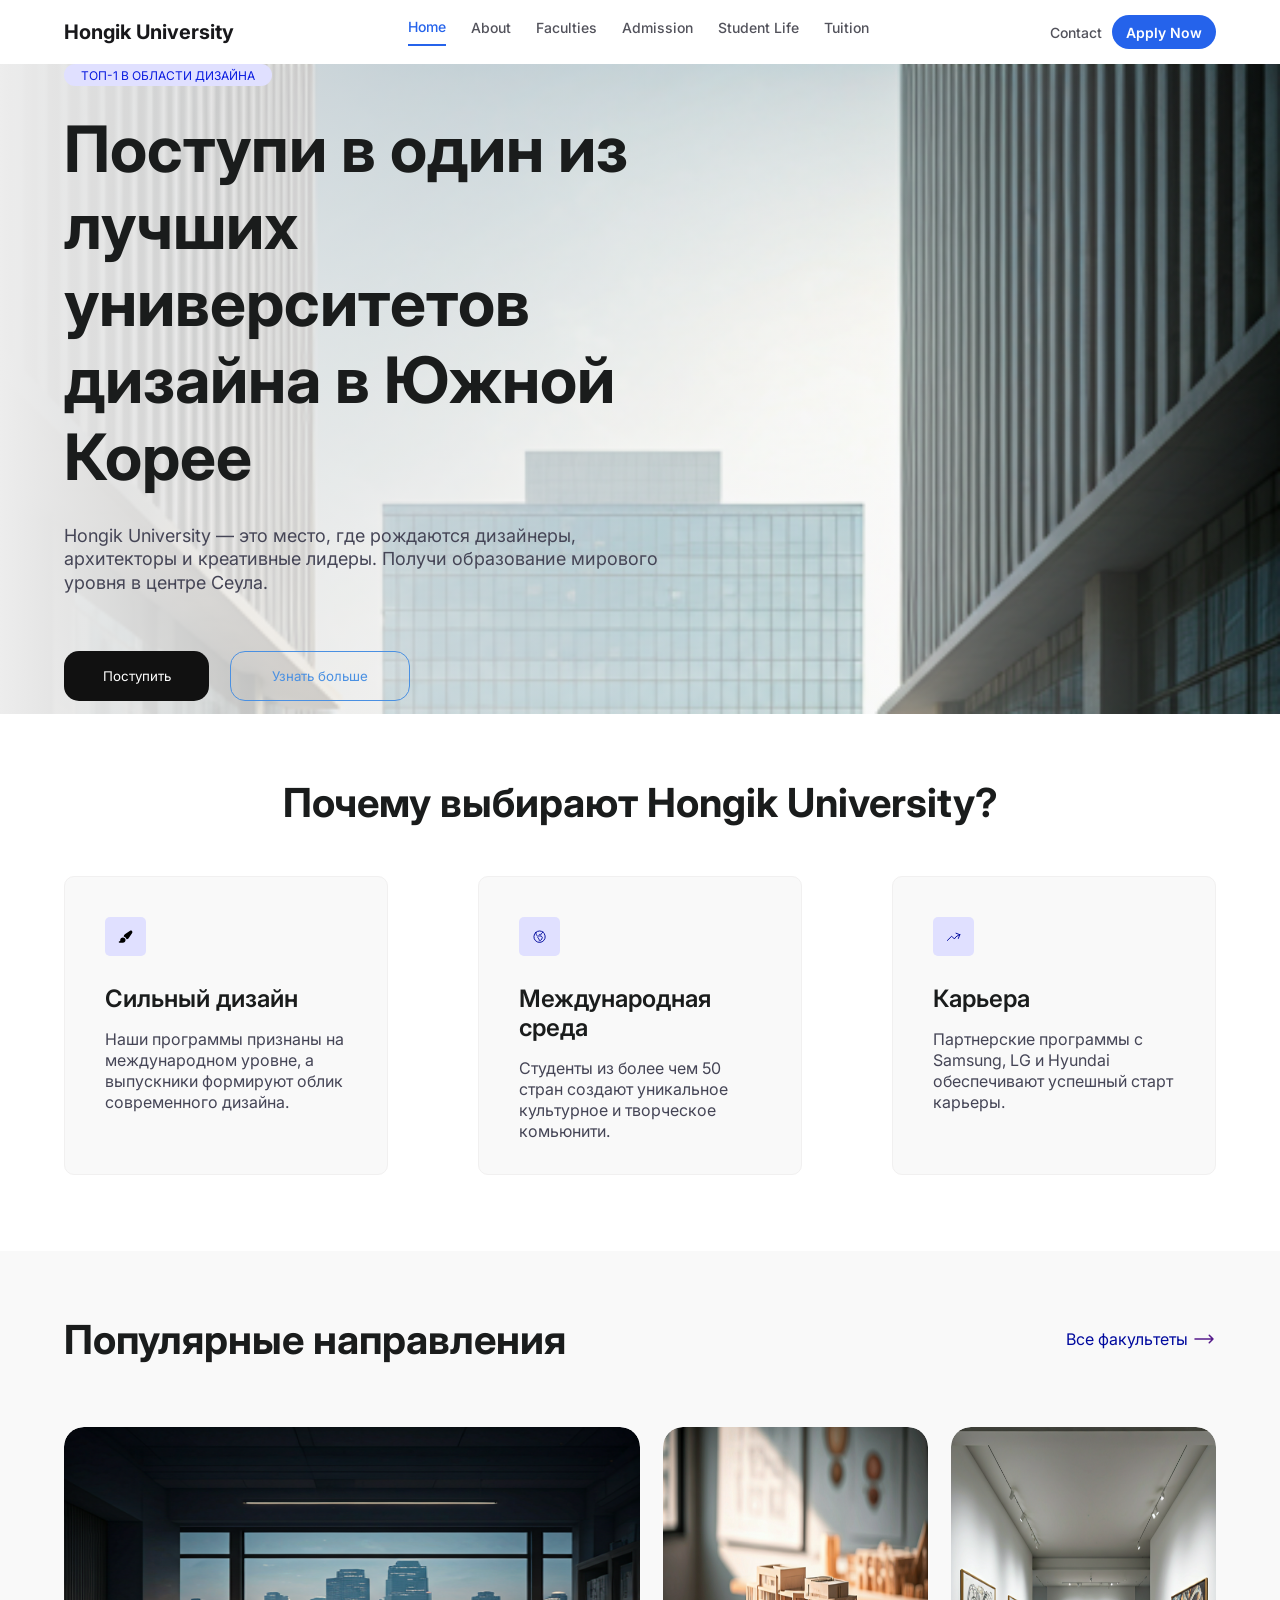
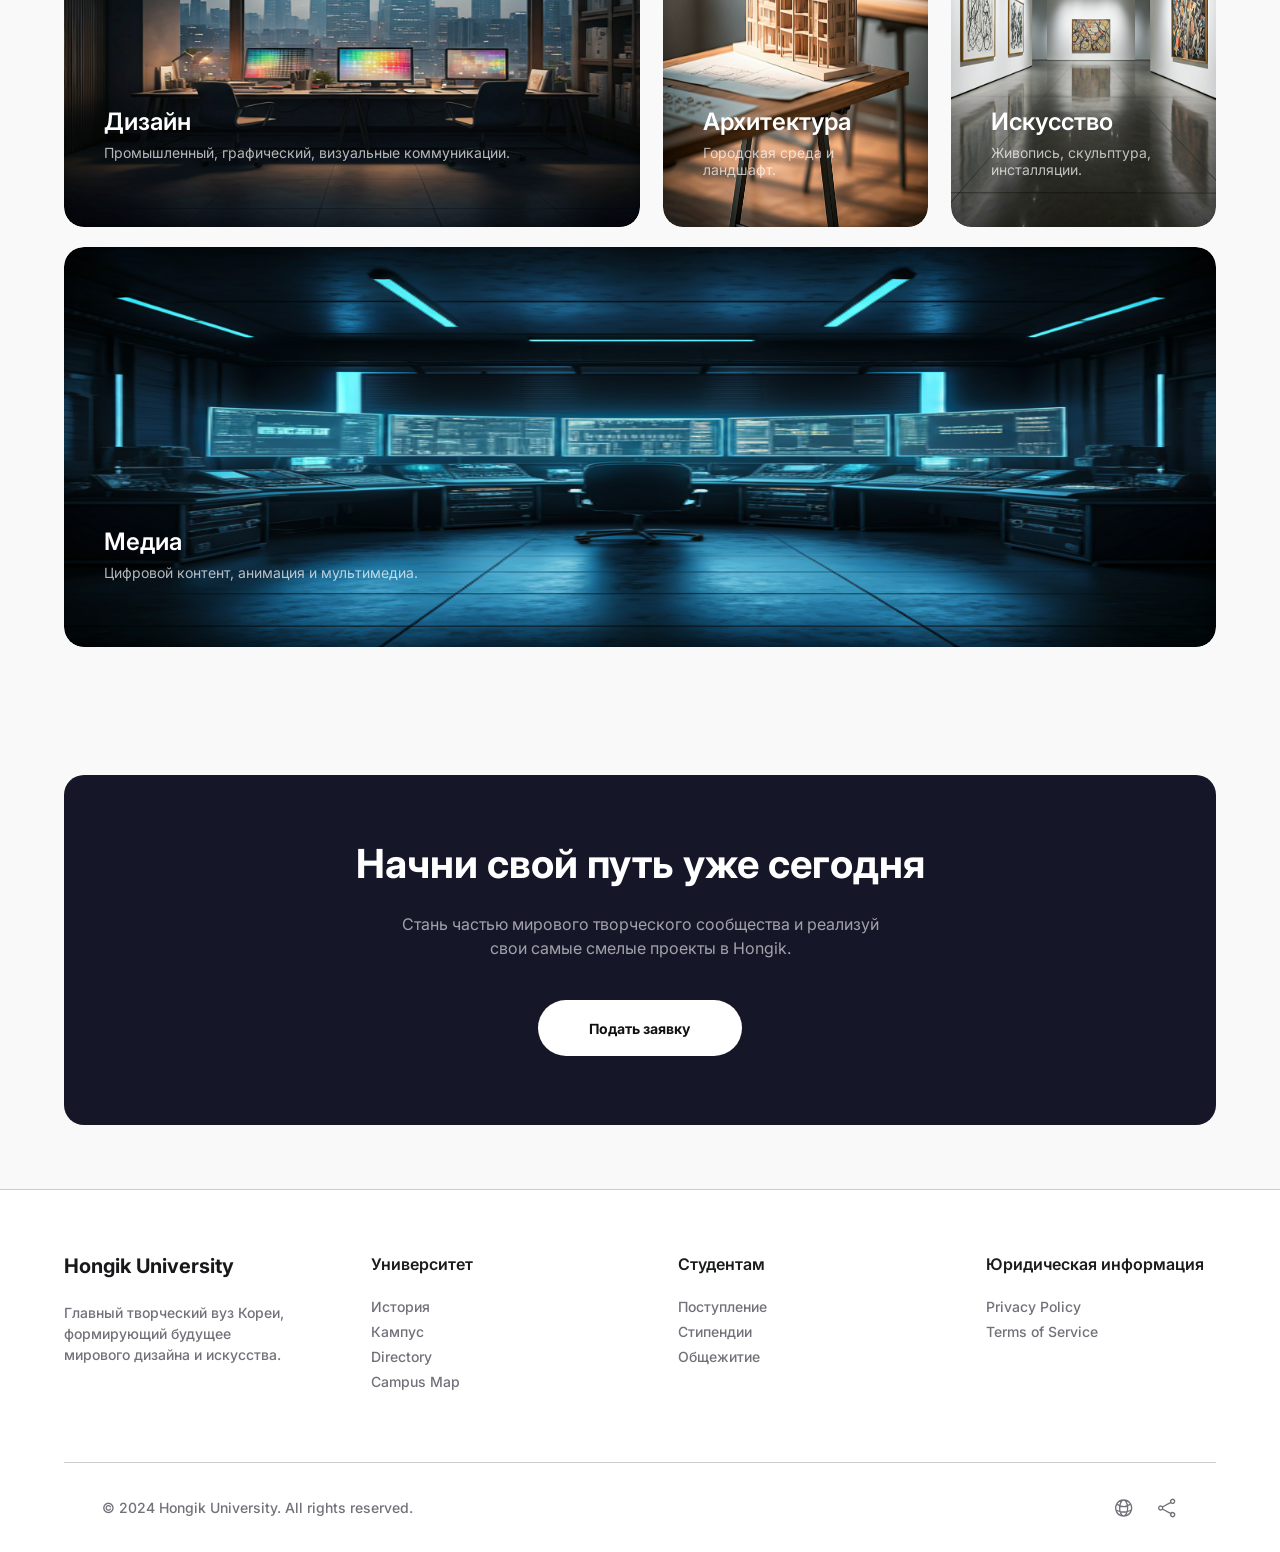
<file: index.html>
<!doctype html>
<html lang="en">
  <head>
    <meta charset="UTF-8" />
    <meta name="viewport" content="width=device-width, initial-scale=1.0" />
    <title>Hongik University</title>
    <link rel="stylesheet" href="./style.css" />
    <link rel="icon" href="./image.png" />
  </head>
  <body>
    <header>
      <div class="head">
        <p>Hongik University</p>

        <div class="sslki">
          <a href="./index.html">Home</a>
          <a href="./about.html">About</a>
          <a href="./faculties.html">Faculties</a>
          <a href="./admission.html">Admission</a>
          <a href="./student life.html">Student Life</a>
          <a href="./tuition.html">Tuition</a>
        </div>

        <div class="button">
          <button>Contact</button>
          <button>Apply Now</button>
        </div>
      </div>
    </header>

    <main>
      <section>
        <p>ТОП-1 В ОБЛАСТИ ДИЗАЙНА</p>

        <h1>Поступи в один из лучших университетов дизайна в Южной Корее</h1>

        <span
          >Hongik University — это место, где рождаются дизайнеры, архитекторы и
          креативные лидеры. Получи образование мирового уровня в центре
          Сеула.</span
        >

        <div class="knopki">
          <button>Поступить</button>
          <button>Узнать больше</button>
        </div>
      </section>

      <section>
        <div class="why">
          <p class="pochemu">Почему выбирают Hongik University?</p>

          <div class="prichini">
            <div class="prichina">
              <svg xmlns="http://www.w3.org/2000/svg" viewBox="0 0 640 640">
                <path
                  d="M512.5 74.3L291.1 222C262 241.4 243.5 272.9 240.5 307.3C302.8 320.1 351.9 369.2 364.8 431.6C399.3 428.6 430.7 410.1 450.1 381L597.7 159.5C604.4 149.4 608 137.6 608 125.4C608 91.5 580.5 64 546.6 64C534.5 64 522.6 67.6 512.5 74.3zM320 464C320 402.1 269.9 352 208 352C146.1 352 96 402.1 96 464C96 467.9 96.2 471.8 96.6 475.6C98.4 493.1 86.4 512 68.8 512L64 512C46.3 512 32 526.3 32 544C32 561.7 46.3 576 64 576L208 576C269.9 576 320 525.9 320 464z"
                />
              </svg>
              <p class="svg">Сильный дизайн</p>
              <p class="nashi">
                Наши программы признаны на международном уровне, а выпускники
                формируют облик современного дизайна.
              </p>
            </div>

            <div class="prichina">
              <svg
                xmlns="http://www.w3.org/2000/svg"
                fill="none"
                viewBox="0 0 24 24"
                stroke-width="1.5"
                stroke="currentColor"
                class="size-6"
              >
                <path
                  stroke-linecap="round"
                  stroke-linejoin="round"
                  d="m6.115 5.19.319 1.913A6 6 0 0 0 8.11 10.36L9.75 12l-.387.775c-.217.433-.132.956.21 1.298l1.348 1.348c.21.21.329.497.329.795v1.089c0 .426.24.815.622 1.006l.153.076c.433.217.956.132 1.298-.21l.723-.723a8.7 8.7 0 0 0 2.288-4.042 1.087 1.087 0 0 0-.358-1.099l-1.33-1.108c-.251-.21-.582-.299-.905-.245l-1.17.195a1.125 1.125 0 0 1-.98-.314l-.295-.295a1.125 1.125 0 0 1 0-1.591l.13-.132a1.125 1.125 0 0 1 1.3-.21l.603.302a.809.809 0 0 0 1.086-1.086L14.25 7.5l1.256-.837a4.5 4.5 0 0 0 1.528-1.732l.146-.292M6.115 5.19A9 9 0 1 0 17.18 4.64M6.115 5.19A8.965 8.965 0 0 1 12 3c1.929 0 3.716.607 5.18 1.64"
                />
              </svg>

              <p class="svg">Международная среда</p>
              <p class="nashi">
                Студенты из более чем 50 стран создают уникальное культурное и
                творческое комьюнити.
              </p>
            </div>

            <div class="prichina">
              <svg
                xmlns="http://www.w3.org/2000/svg"
                fill="none"
                viewBox="0 0 24 24"
                stroke-width="1.5"
                stroke="currentColor"
                class="size-6"
              >
                <path
                  stroke-linecap="round"
                  stroke-linejoin="round"
                  d="M2.25 18 9 11.25l4.306 4.306a11.95 11.95 0 0 1 5.814-5.518l2.74-1.22m0 0-5.94-2.281m5.94 2.28-2.28 5.941"
                />
              </svg>

              <p class="svg">Карьера</p>
              <p class="nashi">
                Партнерские программы с Samsung, LG и Hyundai обеспечивают
                успешный старт карьеры.
              </p>
            </div>
          </div>
        </div>
      </section>

      <section>
        <div class="popular">
          <div class="flex">
            <p>Популярные направления</p>

            <a href="">
              <span>Все факультеты</span>
              <svg
                xmlns="http://www.w3.org/2000/svg"
                fill="none"
                viewBox="0 0 24 24"
                stroke-width="1.5"
                stroke="currentColor"
                class="size-6"
              >
                <path
                  stroke-linecap="round"
                  stroke-linejoin="round"
                  d="M17.25 8.25 21 12m0 0-3.75 3.75M21 12H3"
                />
              </svg>
            </a>
          </div>

          <div class="images">
            <div class="design">
              <img src="./images/computer.png" />

              <div class="text">
                <h4>Дизайн</h4>
                <p>Промышленный, графический, визуальные коммуникации.</p>
              </div>
            </div>

            <div class="architect">
              <img src="./images/architect.png" />

              <div class="text">
                <h4>Архитектура</h4>
                <p>Городская среда и ландшафт.</p>
              </div>
            </div>

            <div class="architect">
              <img src="./images/art.png" />

              <div class="text">
                <h4>Искусство</h4>
                <p>Живопись, скульптура, инсталляции.</p>
              </div>
            </div>

            <div class="media">
              <img src="./images/media.png" />

              <div class="text">
                <h4>Медиа</h4>
                <p>Цифровой контент, анимация и мультимедиа.</p>
              </div>
            </div>
          </div>
        </div>
      </section>

      <section>
        <div class="start">
          <h2>Начни свой путь уже сегодня</h2>

          <p>
            Стань частью мирового творческого сообщества и реализуй свои самые
            смелые проекты в Hongik.
          </p>

          <button>Подать заявку</button>
        </div>
      </section>

      <section>
        <div class="informat">
          <p>Hongik University</p>

          <p>
            Главный творческий вуз Кореи, формирующий будущее мирового дизайна и
            искусства.
          </p>
        </div>

        <div class="informat">
          <ul>
            <p>Университет</p>

            <li>История</li>
            <li>Кампус</li>
            <li>Directory</li>
            <li>Campus Map</li>
          </ul>
        </div>

        <div class="informat">
          <ul>
            <p>Студентам</p>

            <li>Поступление</li>
            <li>Стипендии</li>
            <li>Общежитие</li>
          </ul>
        </div>

        <div class="informat">
          <ul>
            <p>Юридическая информация</p>

            <li>Privacy Policy</li>
            <li>Terms of Service</li>
          </ul>
        </div>
      </section>
    </main>

    <footer>
      <p>© 2024 Hongik University. All rights reserved.</p>

      <div class="icons">
        <svg
          xmlns="http://www.w3.org/2000/svg"
          fill="none"
          viewBox="0 0 24 24"
          stroke-width="1.5"
          stroke="currentColor"
          class="size-6"
        >
          <path
            stroke-linecap="round"
            stroke-linejoin="round"
            d="M12 21a9.004 9.004 0 0 0 8.716-6.747M12 21a9.004 9.004 0 0 1-8.716-6.747M12 21c2.485 0 4.5-4.03 4.5-9S14.485 3 12 3m0 18c-2.485 0-4.5-4.03-4.5-9S9.515 3 12 3m0 0a8.997 8.997 0 0 1 7.843 4.582M12 3a8.997 8.997 0 0 0-7.843 4.582m15.686 0A11.953 11.953 0 0 1 12 10.5c-2.998 0-5.74-1.1-7.843-2.918m15.686 0A8.959 8.959 0 0 1 21 12c0 .778-.099 1.533-.284 2.253m0 0A17.919 17.919 0 0 1 12 16.5c-3.162 0-6.133-.815-8.716-2.247m0 0A9.015 9.015 0 0 1 3 12c0-1.605.42-3.113 1.157-4.418"
          />
        </svg>

        <svg
          xmlns="http://www.w3.org/2000/svg"
          fill="none"
          viewBox="0 0 24 24"
          stroke-width="1.5"
          stroke="currentColor"
          class="size-6"
        >
          <path
            stroke-linecap="round"
            stroke-linejoin="round"
            d="M7.217 10.907a2.25 2.25 0 1 0 0 2.186m0-2.186c.18.324.283.696.283 1.093s-.103.77-.283 1.093m0-2.186 9.566-5.314m-9.566 7.5 9.566 5.314m0 0a2.25 2.25 0 1 0 3.935 2.186 2.25 2.25 0 0 0-3.935-2.186Zm0-12.814a2.25 2.25 0 1 0 3.933-2.185 2.25 2.25 0 0 0-3.933 2.185Z"
          />
        </svg>
      </div>
    </footer>
  </body>
</html>
</file>
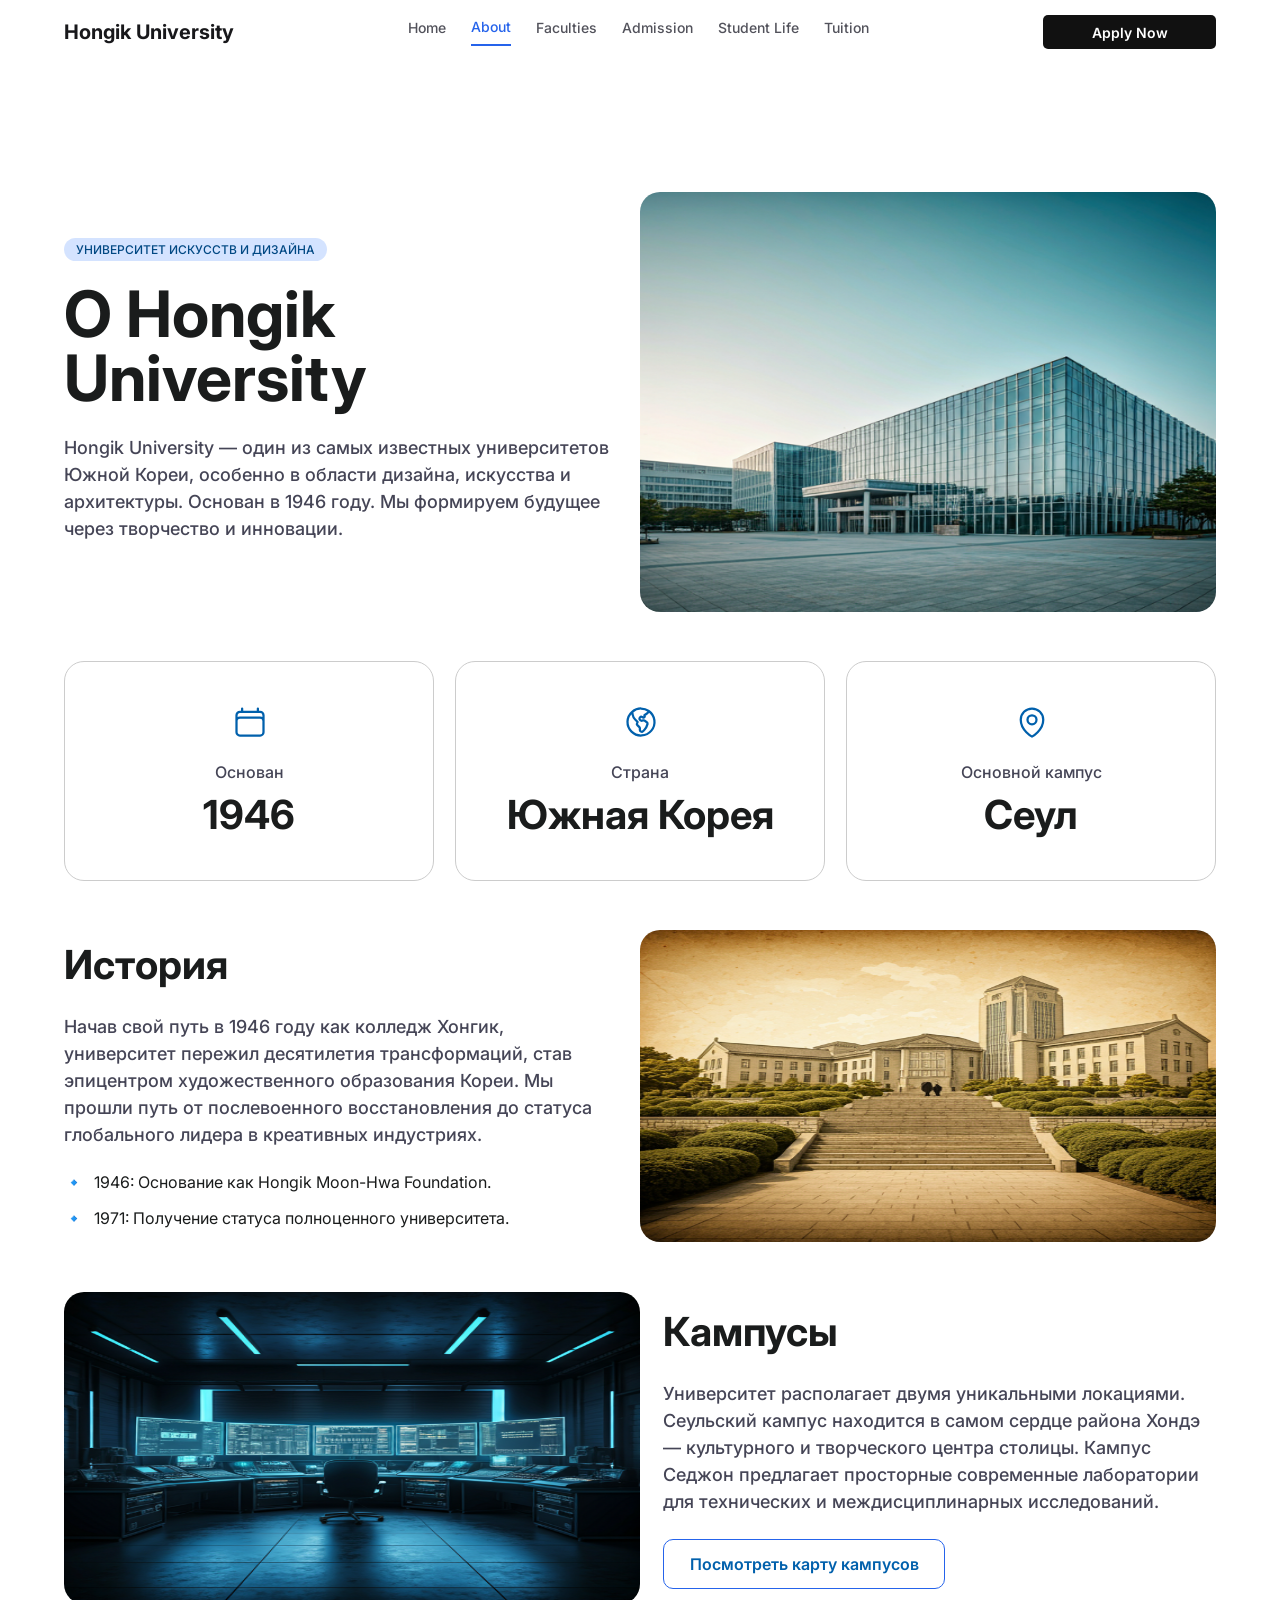
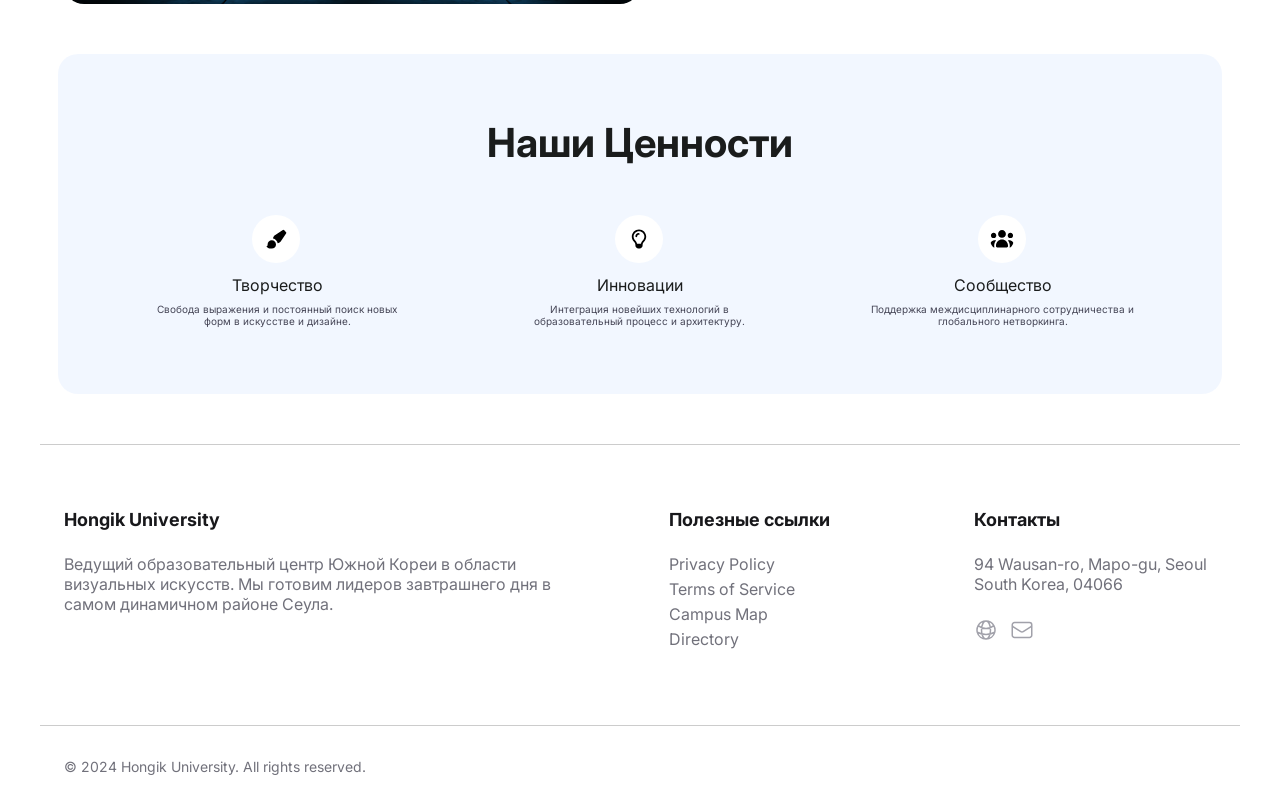
<file: about.html>
<!doctype html>
<html lang="en">
  <head>
    <meta charset="UTF-8" />
    <meta name="viewport" content="width=device-width, initial-scale=1.0" />
    <title>Hongik University</title>
    <link rel="stylesheet" href="./about.css" />
    <link rel="icon" href="./image.png" />
  </head>
  <body>
    <header>
      <div class="head">
        <p>Hongik University</p>

        <div class="sslki">
          <a href="./index.html">Home</a>
          <a href="./about.html">About</a>
          <a href="./faculties.html">Faculties</a>
          <a href="./admission.html">Admission</a>
          <a href="./student life.html">Student Life</a>
          <a href="./tuition.html">Tuition</a>
        </div>

        <div class="button">
          <button>Apply Now</button>
        </div>
      </div>
    </header>

    <main>
      <section>
        <div class="text">
          <span>Университет Искусств и Дизайна</span>
          <h1>О Hongik University</h1>
          <p>
            Hongik University — один из самых известных университетов Южной
            Кореи, особенно в области дизайна, искусства и архитектуры. Основан
            в 1946 году. Мы формируем будущее через творчество и инновации.
          </p>
        </div>

        <img src="./images/hobgoh.png" alt="" />
      </section>

      <section>
        <div class="about">
          <svg
            xmlns="http://www.w3.org/2000/svg"
            fill="none"
            viewBox="0 0 24 24"
            stroke-width="1.5"
            stroke="currentColor"
            class="size-6"
          >
            <path
              stroke-linecap="round"
              stroke-linejoin="round"
              d="M6.75 3v2.25M17.25 3v2.25M3 18.75V7.5a2.25 2.25 0 0 1 2.25-2.25h13.5A2.25 2.25 0 0 1 21 7.5v11.25m-18 0A2.25 2.25 0 0 0 5.25 21h13.5A2.25 2.25 0 0 0 21 18.75m-18 0v-7.5A2.25 2.25 0 0 1 5.25 9h13.5A2.25 2.25 0 0 1 21 11.25v7.5"
            />
          </svg>

          <h3>Основан</h3>

          <p>1946</p>
        </div>

        <div class="about">
          <svg
            xmlns="http://www.w3.org/2000/svg"
            fill="none"
            viewBox="0 0 24 24"
            stroke-width="1.5"
            stroke="currentColor"
            class="size-6"
          >
            <path
              stroke-linecap="round"
              stroke-linejoin="round"
              d="m6.115 5.19.319 1.913A6 6 0 0 0 8.11 10.36L9.75 12l-.387.775c-.217.433-.132.956.21 1.298l1.348 1.348c.21.21.329.497.329.795v1.089c0 .426.24.815.622 1.006l.153.076c.433.217.956.132 1.298-.21l.723-.723a8.7 8.7 0 0 0 2.288-4.042 1.087 1.087 0 0 0-.358-1.099l-1.33-1.108c-.251-.21-.582-.299-.905-.245l-1.17.195a1.125 1.125 0 0 1-.98-.314l-.295-.295a1.125 1.125 0 0 1 0-1.591l.13-.132a1.125 1.125 0 0 1 1.3-.21l.603.302a.809.809 0 0 0 1.086-1.086L14.25 7.5l1.256-.837a4.5 4.5 0 0 0 1.528-1.732l.146-.292M6.115 5.19A9 9 0 1 0 17.18 4.64M6.115 5.19A8.965 8.965 0 0 1 12 3c1.929 0 3.716.607 5.18 1.64"
            />
          </svg>

          <h3>Страна</h3>

          <p>Южная Корея</p>
        </div>

        <div class="about">
          <svg
            xmlns="http://www.w3.org/2000/svg"
            fill="none"
            viewBox="0 0 24 24"
            stroke-width="1.5"
            stroke="currentColor"
            class="size-6"
          >
            <path
              stroke-linecap="round"
              stroke-linejoin="round"
              d="M15 10.5a3 3 0 1 1-6 0 3 3 0 0 1 6 0Z"
            />
            <path
              stroke-linecap="round"
              stroke-linejoin="round"
              d="M19.5 10.5c0 7.142-7.5 11.25-7.5 11.25S4.5 17.642 4.5 10.5a7.5 7.5 0 1 1 15 0Z"
            />
          </svg>

          <h3>Основной кампус</h3>

          <p>Сеул</p>
        </div>
      </section>

      <section>
        <div class="text">
          <h2>История</h2>
          <p>
            Начав свой путь в 1946 году как колледж Хонгик, университет пережил
            десятилетия трансформаций, став эпицентром художественного
            образования Кореи. Мы прошли путь от послевоенного восстановления до
            статуса глобального лидера в креативных индустриях.
          </p>
          <ul>
            <li>1946: Основание как Hongik Moon-Hwa Foundation.</li>
            <li>1971: Получение статуса полноценного университета.</li>
          </ul>
        </div>

        <img src="./images/university.png" alt="" />
      </section>

      <section>
        <img src="./images/media.png" alt="" />

        <div class="text">
          <h2>Кампусы</h2>

          <p>
            Университет располагает двумя уникальными локациями. Сеульский
            кампус находится в самом сердце района Хондэ — культурного и
            творческого центра столицы. Кампус Седжон предлагает просторные
            современные лаборатории для технических и междисциплинарных
            исследований.
          </p>

          <button>Посмотреть карту кампусов</button>
        </div>
      </section>

      <section>
        <h2>Наши Ценности</h2>
        <div class="cennosty">
          <div class="cennost">
            <svg xmlns="http://www.w3.org/2000/svg" viewBox="0 0 640 640">
              <path
                d="M512.5 74.3L291.1 222C262 241.4 243.5 272.9 240.5 307.3C302.8 320.1 351.9 369.2 364.8 431.6C399.3 428.6 430.7 410.1 450.1 381L597.7 159.5C604.4 149.4 608 137.6 608 125.4C608 91.5 580.5 64 546.6 64C534.5 64 522.6 67.6 512.5 74.3zM320 464C320 402.1 269.9 352 208 352C146.1 352 96 402.1 96 464C96 467.9 96.2 471.8 96.6 475.6C98.4 493.1 86.4 512 68.8 512L64 512C46.3 512 32 526.3 32 544C32 561.7 46.3 576 64 576L208 576C269.9 576 320 525.9 320 464z"
              />
            </svg>
            <h4>Творчество</h4>
            <p>
              Свобода выражения и постоянный поиск новых форм в искусстве и
              дизайне.
            </p>
          </div>

          <div class="cennost">
            <svg xmlns="http://www.w3.org/2000/svg" viewBox="0 0 640 640">
              <path
                d="M424.5 355.1C449 329.2 464 294.4 464 256C464 176.5 399.5 112 320 112C240.5 112 176 176.5 176 256C176 294.4 191 329.2 215.5 355.1C236.8 377.5 260.4 409.1 268.8 448L371.2 448C379.6 409 403.2 377.5 424.5 355.1zM459.3 388.1C435.7 413 416 443.4 416 477.7L416 496C416 540.2 380.2 576 336 576L304 576C259.8 576 224 540.2 224 496L224 477.7C224 443.4 204.3 413 180.7 388.1C148 353.7 128 307.2 128 256C128 150 214 64 320 64C426 64 512 150 512 256C512 307.2 492 353.7 459.3 388.1zM272 248C272 261.3 261.3 272 248 272C234.7 272 224 261.3 224 248C224 199.4 263.4 160 312 160C325.3 160 336 170.7 336 184C336 197.3 325.3 208 312 208C289.9 208 272 225.9 272 248z"
              />
            </svg>
            <h4>Инновации</h4>
            <p>
              Интеграция новейших технологий в образовательный процесс и
              архитектуру.
            </p>
          </div>

          <div class="cennost">
            <svg xmlns="http://www.w3.org/2000/svg" viewBox="0 0 640 640">
              <path
                d="M320 80C377.4 80 424 126.6 424 184C424 241.4 377.4 288 320 288C262.6 288 216 241.4 216 184C216 126.6 262.6 80 320 80zM96 152C135.8 152 168 184.2 168 224C168 263.8 135.8 296 96 296C56.2 296 24 263.8 24 224C24 184.2 56.2 152 96 152zM0 480C0 409.3 57.3 352 128 352C140.8 352 153.2 353.9 164.9 357.4C132 394.2 112 442.8 112 496L112 512C112 523.4 114.4 534.2 118.7 544L32 544C14.3 544 0 529.7 0 512L0 480zM521.3 544C525.6 534.2 528 523.4 528 512L528 496C528 442.8 508 394.2 475.1 357.4C486.8 353.9 499.2 352 512 352C582.7 352 640 409.3 640 480L640 512C640 529.7 625.7 544 608 544L521.3 544zM472 224C472 184.2 504.2 152 544 152C583.8 152 616 184.2 616 224C616 263.8 583.8 296 544 296C504.2 296 472 263.8 472 224zM160 496C160 407.6 231.6 336 320 336C408.4 336 480 407.6 480 496L480 512C480 529.7 465.7 544 448 544L192 544C174.3 544 160 529.7 160 512L160 496z"
              />
            </svg>
            <h4>Сообщество</h4>
            <p>
              Поддержка междисциплинарного сотрудничества и глобального
              нетворкинга.
            </p>
          </div>
        </div>
      </section>

      <section>
        <div class="info">
          <p>Hongik University</p>
          <p>
            Ведущий образовательный центр Южной Кореи в области визуальных
            искусств. Мы готовим лидеров завтрашнего дня в самом динамичном
            районе Сеула.
          </p>
        </div>

        <div class="info two">
          <p>Полезные ссылки</p>

          <ul>
            <li>Privacy Policy</li>
            <li>Terms of Service</li>
            <li>Campus Map</li>
            <li>Directory</li>
          </ul>
        </div>

        <div class="info two">
          <p>Контакты</p>
          <p>94 Wausan-ro, Mapo-gu, Seoul South Korea, 04066</p>

          <div class="icons">
            <svg
              xmlns="http://www.w3.org/2000/svg"
              fill="none"
              viewBox="0 0 24 24"
              stroke-width="1.5"
              stroke="currentColor"
              class="size-6"
            >
              <path
                stroke-linecap="round"
                stroke-linejoin="round"
                d="M12 21a9.004 9.004 0 0 0 8.716-6.747M12 21a9.004 9.004 0 0 1-8.716-6.747M12 21c2.485 0 4.5-4.03 4.5-9S14.485 3 12 3m0 18c-2.485 0-4.5-4.03-4.5-9S9.515 3 12 3m0 0a8.997 8.997 0 0 1 7.843 4.582M12 3a8.997 8.997 0 0 0-7.843 4.582m15.686 0A11.953 11.953 0 0 1 12 10.5c-2.998 0-5.74-1.1-7.843-2.918m15.686 0A8.959 8.959 0 0 1 21 12c0 .778-.099 1.533-.284 2.253m0 0A17.919 17.919 0 0 1 12 16.5c-3.162 0-6.133-.815-8.716-2.247m0 0A9.015 9.015 0 0 1 3 12c0-1.605.42-3.113 1.157-4.418"
              />
            </svg>

            <svg
              xmlns="http://www.w3.org/2000/svg"
              fill="none"
              viewBox="0 0 24 24"
              stroke-width="1.5"
              stroke="currentColor"
              class="size-6"
            >
              <path
                stroke-linecap="round"
                stroke-linejoin="round"
                d="M21.75 6.75v10.5a2.25 2.25 0 0 1-2.25 2.25h-15a2.25 2.25 0 0 1-2.25-2.25V6.75m19.5 0A2.25 2.25 0 0 0 19.5 4.5h-15a2.25 2.25 0 0 0-2.25 2.25m19.5 0v.243a2.25 2.25 0 0 1-1.07 1.916l-7.5 4.615a2.25 2.25 0 0 1-2.36 0L3.32 8.91a2.25 2.25 0 0 1-1.07-1.916V6.75"
              />
            </svg>
          </div>
        </div>
      </section>
    </main>

    <footer>
      <p class="end">© 2024 Hongik University. All rights reserved.</p>
    </footer>
  </body>
</html>
</file>
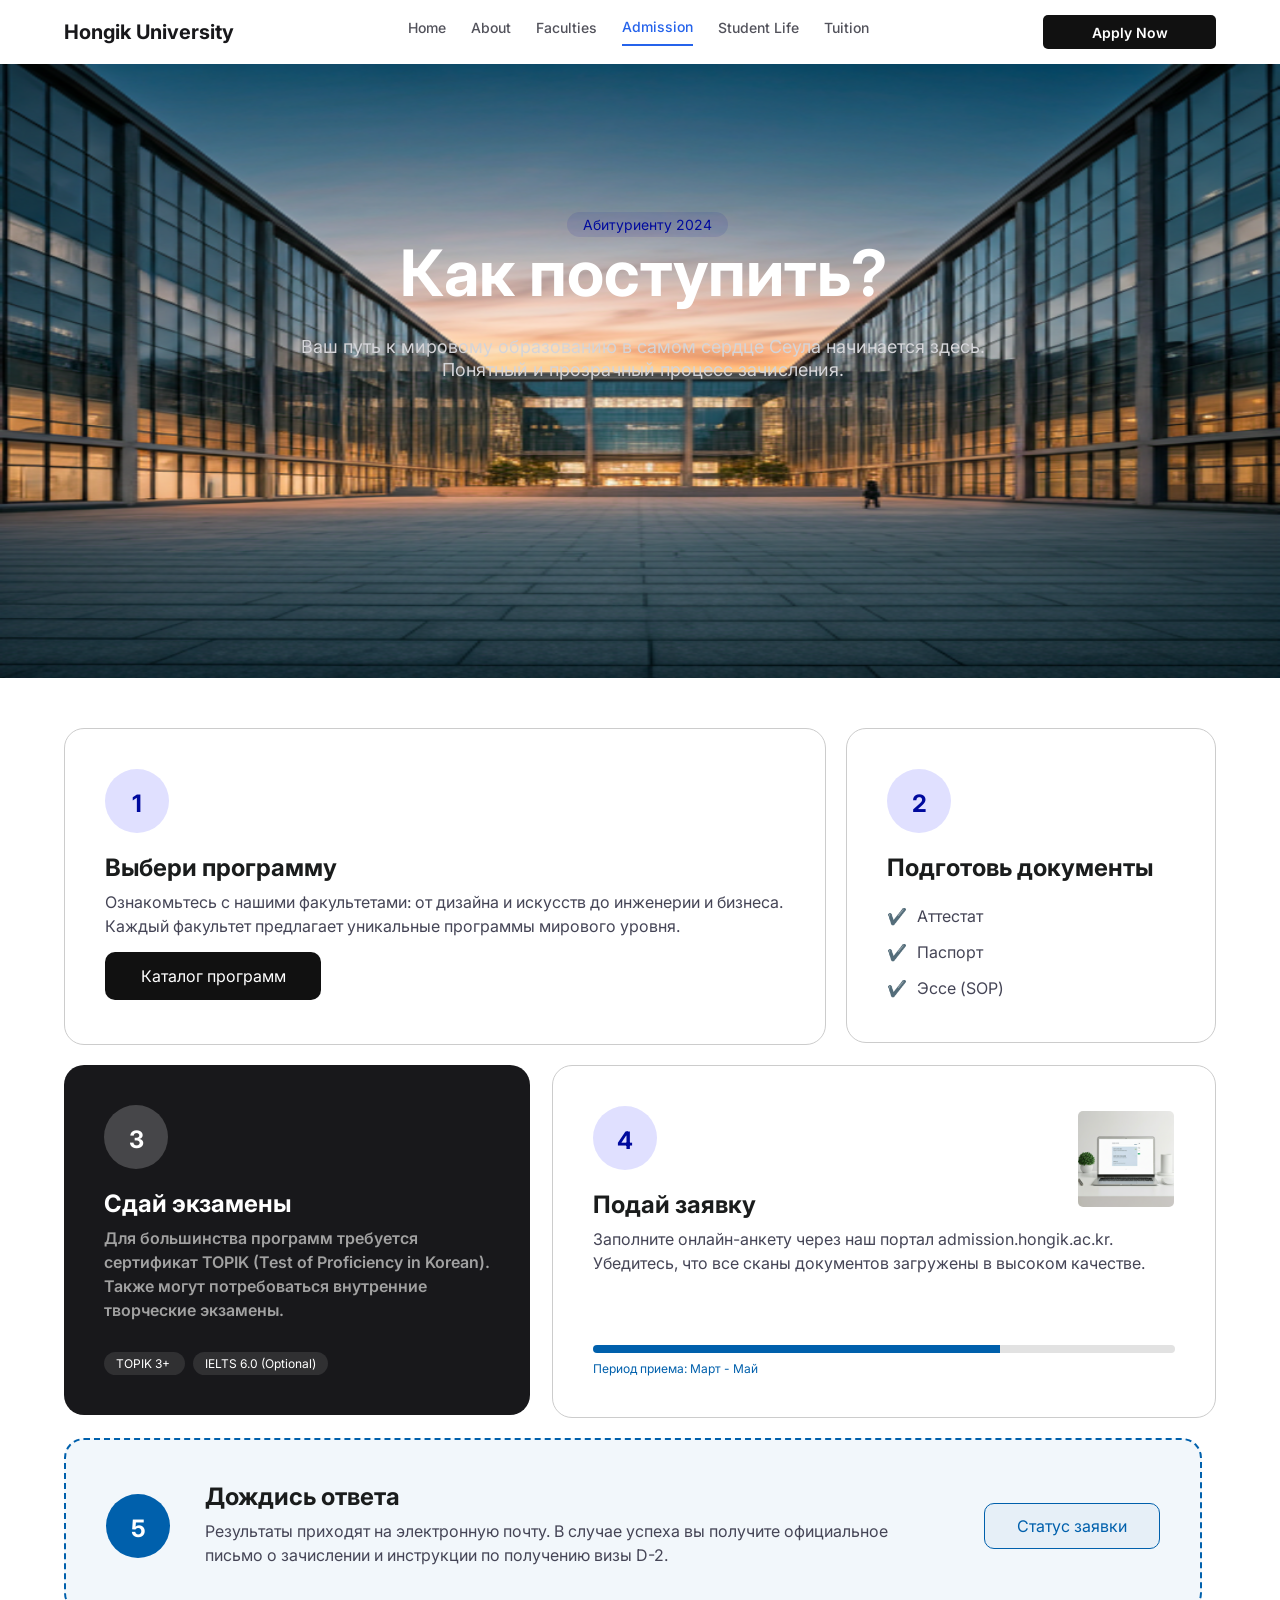
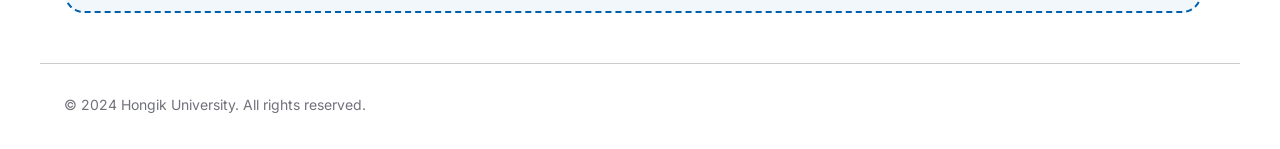
<file: admission.html>
<!doctype html>
<html lang="en">
  <head>
    <meta charset="UTF-8" />
    <meta name="viewport" content="width=device-width, initial-scale=1.0" />
    <title>Hongik University</title>
    <link rel="stylesheet" href="./admission.css" />
    <link rel="icon" href="./image.png" />
  </head>
  <body>
    <header>
      <div class="head">
        <p>Hongik University</p>

        <div class="sslki">
          <a href="./index.html">Home</a>
          <a href="./about.html">About</a>
          <a href="./faculties.html">Faculties</a>
          <a href="./admission.html">Admission</a>
          <a href="./student life.html">Student Life</a>
          <a href="./tuition.html">Tuition</a>
        </div>

        <div class="button">
          <button>Apply Now</button>
        </div>
      </div>
    </header>

    <main>
      <section>
        <img src="./images/admission.png" alt="" />

        <div class="how">
          <span>Абитуриенту 2024</span>
          <h1>Как поступить?</h1>
          <p>
            Ваш путь к мировому образованию в самом сердце Сеула начинается
            здесь. Понятный и прозрачный процесс зачисления.
          </p>
        </div>
      </section>

      <section>
        <div class="one">
          <p class="first">1</p>
          <h3 class="h3">Выбери программу</h3>
          <p class="thekond">
            Ознакомьтесь с нашими факультетами: от дизайна и искусств до
            инженерии и бизнеса. Каждый факультет предлагает уникальные
            программы мирового уровня.
          </p>

          <button>Каталог программ</button>
        </div>

        <div class="two">
          <p class="first">2</p>
          <h3 class="h3">Подготовь документы</h3>
          <ul>
            <li>Аттестат</li>
            <li>Паспорт</li>
            <li>Эссе (SOP)</li>
          </ul>
        </div>

        <div class="three">
          <p class="wtoroy">3</p>
          <h3 class="eyh3">Сдай экзамены</h3>
          <p class="third">
            Для большинства программ требуется сертификат TOPIK (Test of
            Proficiency in Korean). Также могут потребоваться внутренние
            творческие экзамены.
          </p>

          <span>TOPIK 3+ </span>
          <span>IELTS 6.0 (Optional)</span>
        </div>

        <div class="fours">
          <p class="first">4</p>
          <h3 class="h3">Подай заявку</h3>
          <p class="thekond">
            Заполните онлайн-анкету через наш портал admission.hongik.ac.kr.
            Убедитесь, что все сканы документов загружены в высоком качестве.
          </p>
          <img src="./images/notebook.png" alt="" />

          <div class="graphik">
            <div class="grafik">
              <div class="blue"></div>
              <div class="white"></div>
            </div>
            <p>Период приема: Март - Май</p>
          </div>
        </div>

        <div class="fives">
          <p class="first five">5</p>

          <div class="pite">
            <h3 class="h3 pit">Дождись ответа</h3>
            <p class="thekond">
              Результаты приходят на электронную почту. В случае успеха вы
              получите официальное письмо о зачислении и инструкции по получению
              визы D-2.
            </p>
          </div>

          <button>Статус заявки</button>
        </div>
      </section>
    </main>

    <footer>
      <p class="end">© 2024 Hongik University. All rights reserved.</p>
    </footer>
  </body>
</html>
</file>
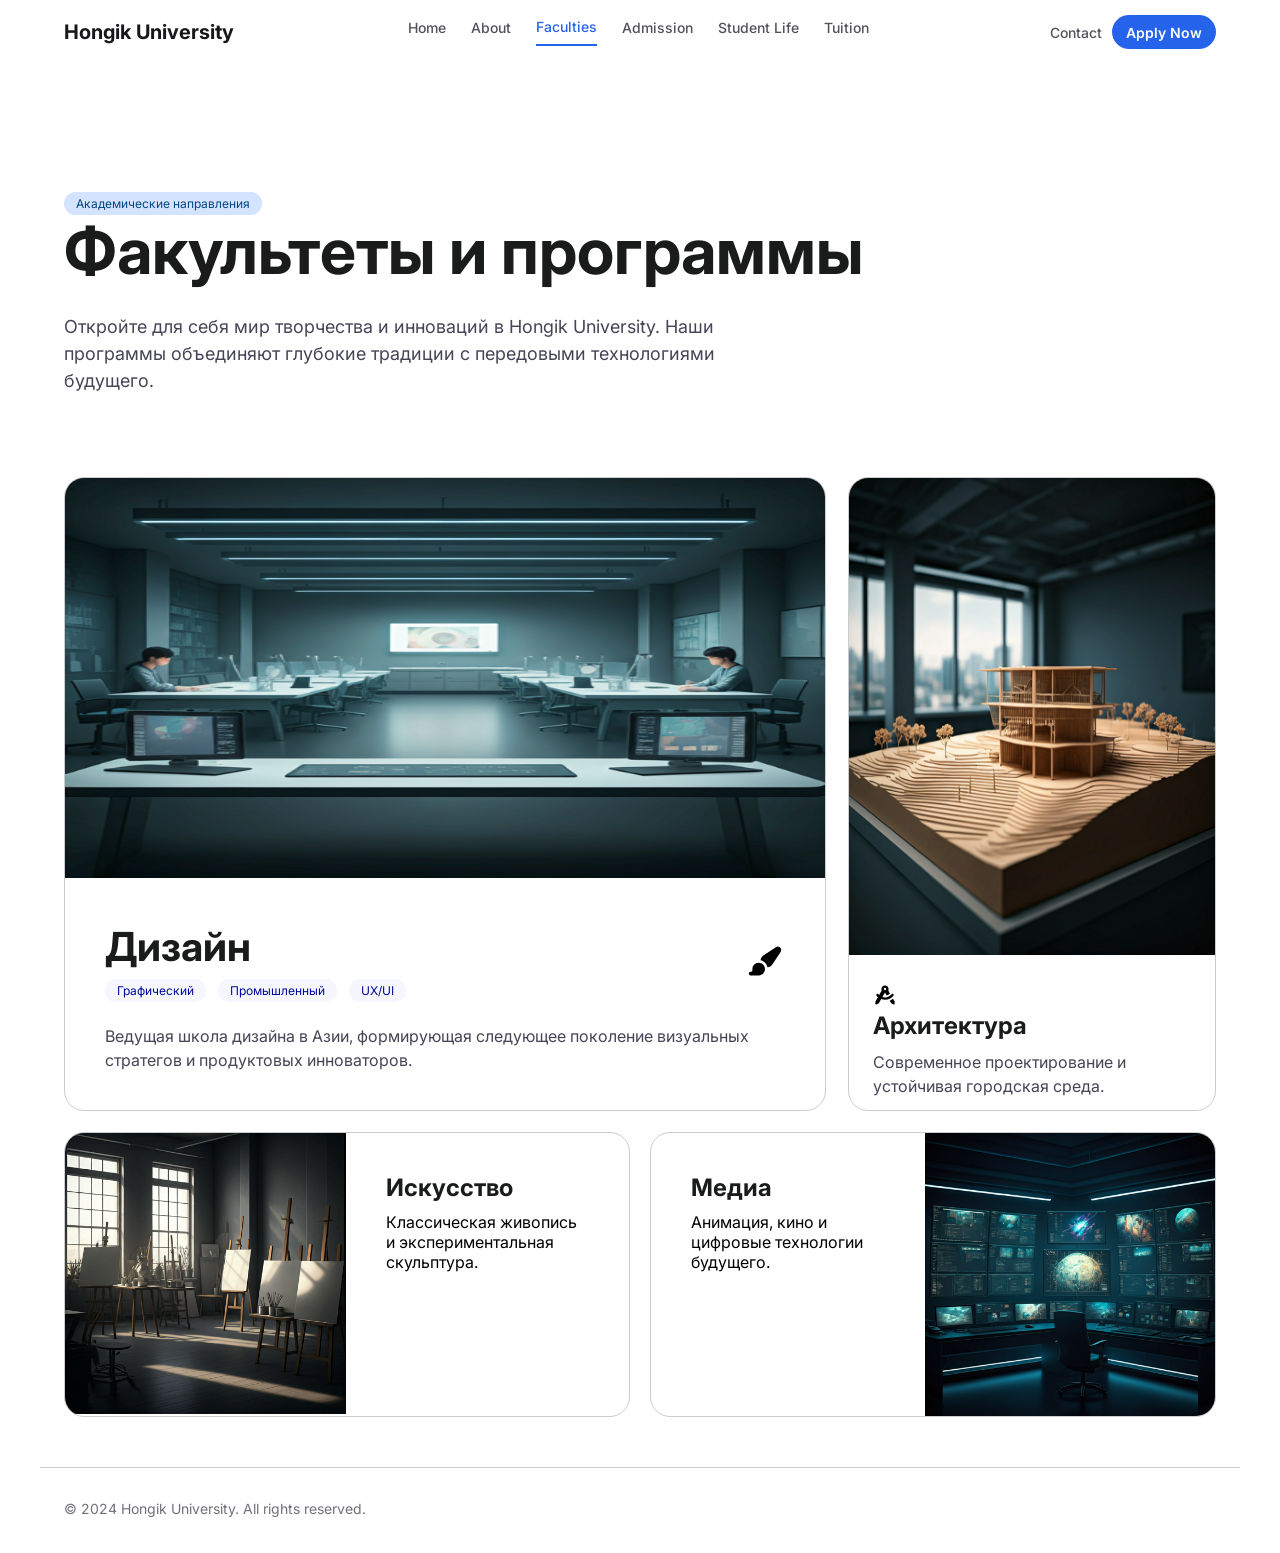
<file: faculties.html>
<!doctype html>
<html lang="en">
  <head>
    <meta charset="UTF-8" />
    <meta name="viewport" content="width=device-width, initial-scale=1.0" />
    <title>Hongik University</title>
    <link rel="stylesheet" href="./faculties.css" />
    <link rel="icon" href="./image.png" />
  </head>
  <body>
    <header>
      <div class="head">
        <p>Hongik University</p>

        <div class="sslki">
          <a href="./index.html">Home</a>
          <a href="./about.html">About</a>
          <a href="./faculties.html">Faculties</a>
          <a href="./admission.html">Admission</a>
          <a href="./student life.html">Student Life</a>
          <a href="./tuition.html">Tuition</a>
        </div>

        <div class="button">
          <button>Contact</button>
          <button>Apply Now</button>
        </div>
      </div>
    </header>

    <main>
      <section>
        <span>Академические направления</span>
        <h1>Факультеты и программы</h1>
        <p>
          Откройте для себя мир творчества и инноваций в Hongik University. Наши
          программы объединяют глубокие традиции с передовыми технологиями
          будущего.
        </p>
      </section>

      <section>
        <div class="desighn">
          <img src="./images/facultets.png" alt="" />

          <div class="text">
            <div class="about">
              <div class="abot">
                <h3>Дизайн</h3>
                <span>Графический</span>
                <span>Промышленный</span>
                <span>UX/UI</span>
              </div>

              <svg xmlns="http://www.w3.org/2000/svg" viewBox="0 0 640 640">
                <path
                  d="M512.5 74.3L291.1 222C262 241.4 243.5 272.9 240.5 307.3C302.8 320.1 351.9 369.2 364.8 431.6C399.3 428.6 430.7 410.1 450.1 381L597.7 159.5C604.4 149.4 608 137.6 608 125.4C608 91.5 580.5 64 546.6 64C534.5 64 522.6 67.6 512.5 74.3zM320 464C320 402.1 269.9 352 208 352C146.1 352 96 402.1 96 464C96 467.9 96.2 471.8 96.6 475.6C98.4 493.1 86.4 512 68.8 512L64 512C46.3 512 32 526.3 32 544C32 561.7 46.3 576 64 576L208 576C269.9 576 320 525.9 320 464z"
                />
              </svg>
            </div>

            <p>
              Ведущая школа дизайна в Азии, формирующая следующее поколение
              визуальных стратегов и продуктовых инноваторов.
            </p>
          </div>
        </div>

        <div class="architeckt">
          <img src="./images/architeckt.png" alt="" />

          <div class="text arch">
            <svg xmlns="http://www.w3.org/2000/svg" viewBox="0 0 640 640">
              <path
                d="M163.3 320.1L232.7 200.2C227.1 188 223.9 174.4 223.9 160C223.9 107 266.9 64 319.9 64C372.9 64 415.9 107 415.9 160C415.9 174.3 412.8 187.9 407.1 200.2L451.5 276.9C428.4 302.9 397.8 322 363.1 330.7L320 255.9L251.9 373.5C273.4 380.3 296.2 384 320 384C390.7 384 453.8 351.3 494.9 300C506 286.2 526.1 284 539.9 295C553.7 306 555.9 326.2 544.9 340C492.2 405.8 411 448 320.1 448C284.7 448 250.7 441.6 219.4 429.9L162.7 527.7C158 535.8 151 542.4 142.6 546.6L87.2 574.3C82.2 576.8 76.3 576.5 71.6 573.6C66.9 570.7 64 565.5 64 560L64 504.6C64 496.2 66.2 487.9 70.5 480.5L130.5 376.8C117.7 365.6 105.9 353.3 95.2 340C84.1 326.2 86.4 306.1 100.2 295C114 283.9 134.1 286.2 145.2 300C150.9 307.1 157 313.8 163.4 320.1zM445.1 471.9C477.6 458.9 507.5 440.9 534 419L569.6 480.5C573.8 487.8 576.1 496.1 576.1 504.6L576.1 560C576.1 565.5 573.2 570.7 568.5 573.6C563.8 576.5 557.9 576.8 552.9 574.3L497.5 546.6C489.1 542.4 482.1 535.8 477.4 527.7L445.1 471.9zM320 192C337.7 192 352 177.7 352 160C352 142.3 337.7 128 320 128C302.3 128 288 142.3 288 160C288 177.7 302.3 192 320 192z"
              />
            </svg>
            <h3>Архитектура</h3>
            <p>Современное проектирование и устойчивая городская среда.</p>
          </div>
        </div>

        <div class="art">
          <img src="./images/arti.png" alt="" />

          <div class="iscustvo">
            <h3>Искусство</h3>
            <p>Классическая живопись и экспериментальная скульптура.</p>
          </div>
        </div>

        <div class="media">
          <div class="iscustvo">
            <h3>Медиа</h3>
            <p>Анимация, кино и цифровые технологии будущего.</p>
          </div>

          <img src="./images/mediya.png" alt="" />
        </div>
      </section>
    </main>

    <footer>
      <p class="end">© 2024 Hongik University. All rights reserved.</p>
    </footer>
  </body>
</html>
</file>
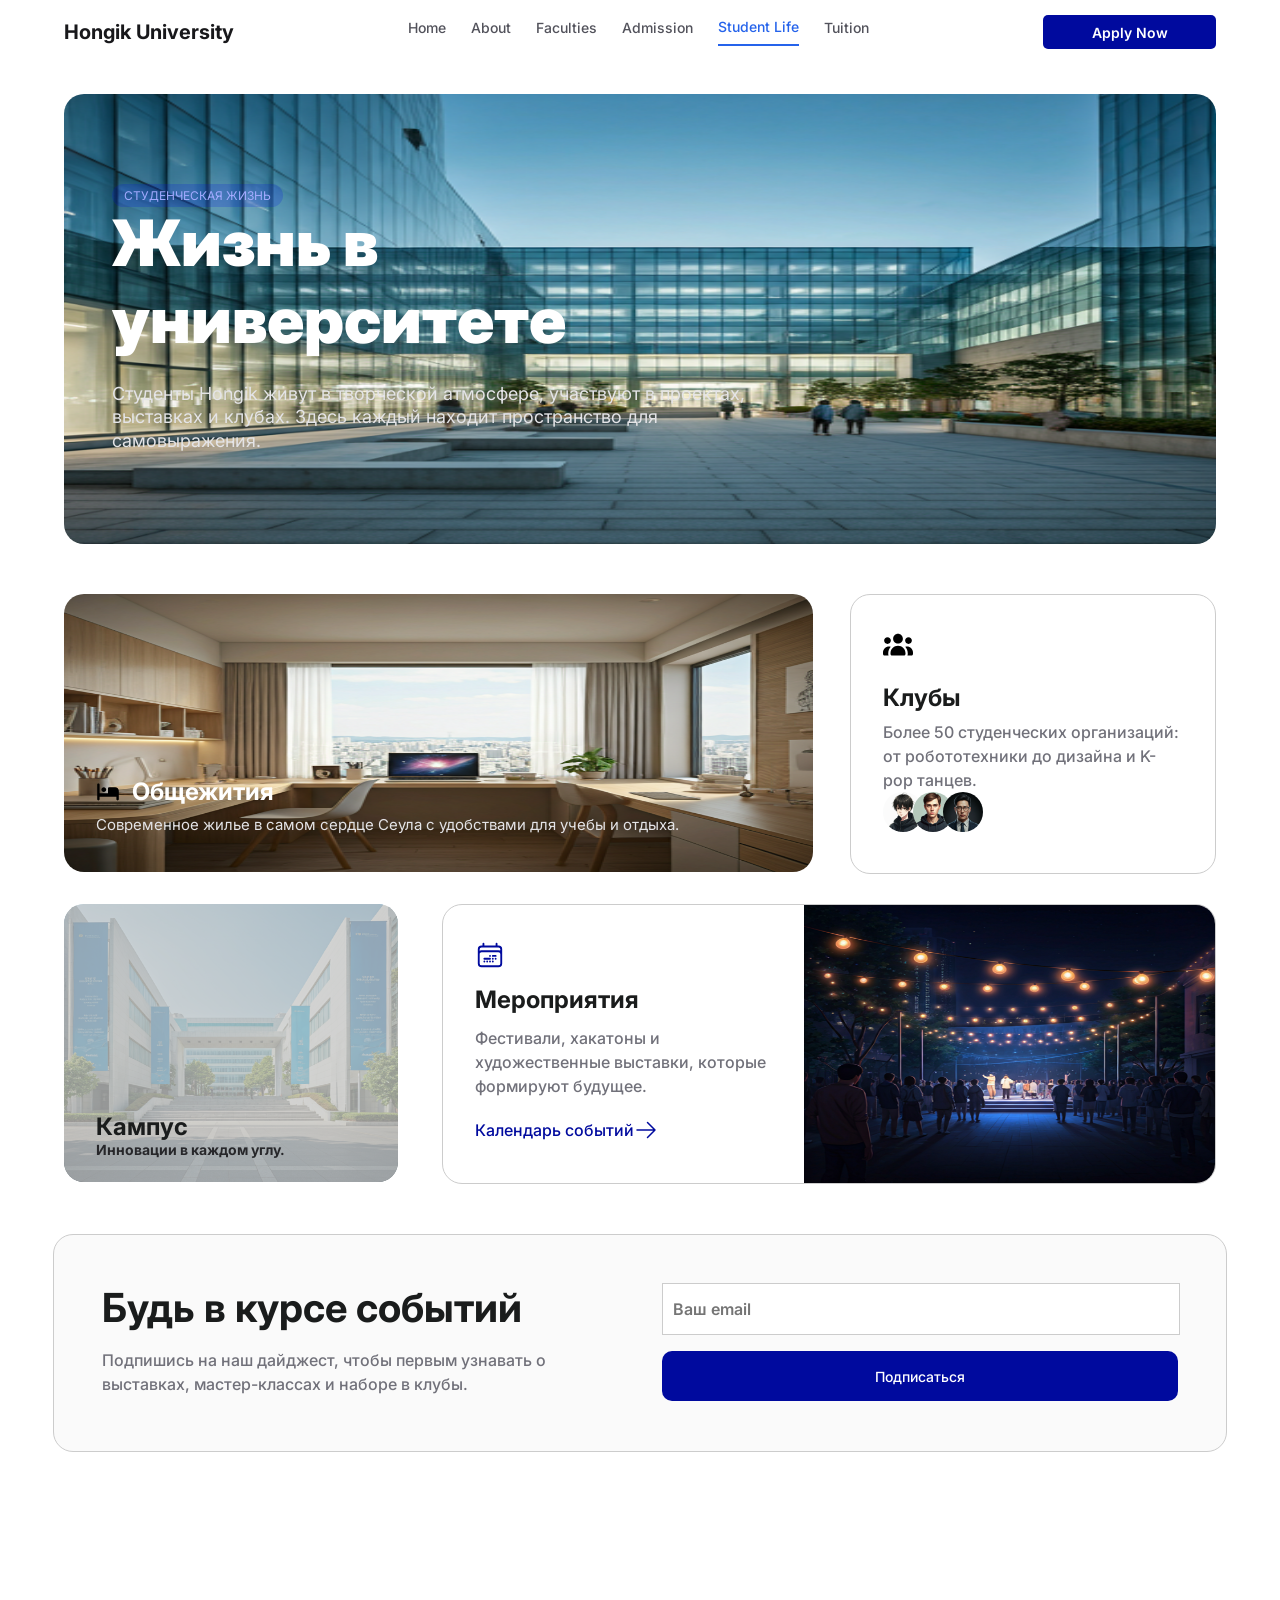
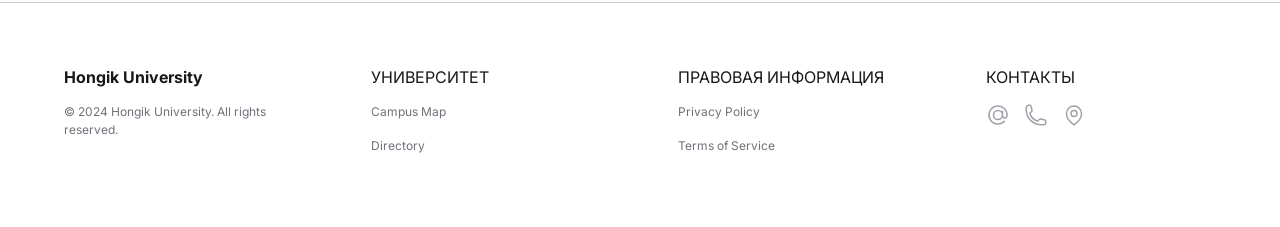
<file: student life.html>
<!doctype html>
<html lang="en">
  <head>
    <meta charset="UTF-8" />
    <meta name="viewport" content="width=device-width, initial-scale=1.0" />
    <title>Hongik University</title>
    <link rel="stylesheet" href="./student life.css" />
    <link rel="icon" href="./image.png" />
  </head>
  <body>
    <header>
      <div class="head">
        <p>Hongik University</p>

        <div class="sslki">
          <a href="./index.html">Home</a>
          <a href="./about.html">About</a>
          <a href="./faculties.html">Faculties</a>
          <a href="./admission.html">Admission</a>
          <a href="./student life.html">Student Life</a>
          <a href="./tuition.html">Tuition</a>
        </div>

        <div class="button">
          <button>Apply Now</button>
        </div>
      </div>
    </header>

    <main>
      <section>
        <img src="./images/kampus.png" alt="" />

        <div class="text">
          <span>СТУДЕНЧЕСКАЯ ЖИЗНЬ</span>

          <h1>Жизнь в университете</h1>

          <p>
            Студенты Hongik живут в творческой атмосфере, участвуют в проектах,
            выставках и клубах. Здесь каждый находит пространство для
            самовыражения.
          </p>
        </div>
      </section>

      <section>
        <div class="obshezhitie">
          <img src="./images/общежитие.png" alt="" />

          <div class="about">
            <div class="aboutname">
              <svg xmlns="http://www.w3.org/2000/svg" viewBox="0 0 640 640">
                <path
                  d="M64 96C81.7 96 96 110.3 96 128L96 352L320 352L320 224C320 206.3 334.3 192 352 192L512 192C565 192 608 235 608 288L608 512C608 529.7 593.7 544 576 544C558.3 544 544 529.7 544 512L544 448L96 448L96 512C96 529.7 81.7 544 64 544C46.3 544 32 529.7 32 512L32 128C32 110.3 46.3 96 64 96zM144 256C144 220.7 172.7 192 208 192C243.3 192 272 220.7 272 256C272 291.3 243.3 320 208 320C172.7 320 144 291.3 144 256z"
                />
              </svg>

              <h3>Общежития</h3>
            </div>

            <p>
              Современное жилье в самом сердце Сеула с удобствами для учебы и
              отдыха.
            </p>
          </div>
        </div>

        <div class="club">
          <svg xmlns="http://www.w3.org/2000/svg" viewBox="0 0 640 640">
            <path
              d="M320 80C377.4 80 424 126.6 424 184C424 241.4 377.4 288 320 288C262.6 288 216 241.4 216 184C216 126.6 262.6 80 320 80zM96 152C135.8 152 168 184.2 168 224C168 263.8 135.8 296 96 296C56.2 296 24 263.8 24 224C24 184.2 56.2 152 96 152zM0 480C0 409.3 57.3 352 128 352C140.8 352 153.2 353.9 164.9 357.4C132 394.2 112 442.8 112 496L112 512C112 523.4 114.4 534.2 118.7 544L32 544C14.3 544 0 529.7 0 512L0 480zM521.3 544C525.6 534.2 528 523.4 528 512L528 496C528 442.8 508 394.2 475.1 357.4C486.8 353.9 499.2 352 512 352C582.7 352 640 409.3 640 480L640 512C640 529.7 625.7 544 608 544L521.3 544zM472 224C472 184.2 504.2 152 544 152C583.8 152 616 184.2 616 224C616 263.8 583.8 296 544 296C504.2 296 472 263.8 472 224zM160 496C160 407.6 231.6 336 320 336C408.4 336 480 407.6 480 496L480 512C480 529.7 465.7 544 448 544L192 544C174.3 544 160 529.7 160 512L160 496z"
            />
          </svg>

          <h3>Клубы</h3>

          <p>
            Более 50 студенческих организаций: от робототехники до дизайна и
            K-pop танцев.
          </p>

          <div class="iconki">
            <img src="./images/boy.png" alt="" />
            <img src="./images/man.png" alt="" />
            <img src="./images/man with glasses.png" alt="" />
          </div>
        </div>

        <div class="kampus">
          <img src="./images/kampuscha.png" alt="" />

          <div class="kampas">
            <h3>Кампус</h3>
            <p>Инновации в каждом углу.</p>
          </div>
        </div>

        <div class="meropriatia">
          <div class="meropriatie">
            <svg
              xmlns="http://www.w3.org/2000/svg"
              fill="none"
              viewBox="0 0 24 24"
              stroke-width="1.5"
              stroke="currentColor"
              class="size-6"
            >
              <path
                stroke-linecap="round"
                stroke-linejoin="round"
                d="M6.75 2.994v2.25m10.5-2.25v2.25m-14.252 13.5V7.491a2.25 2.25 0 0 1 2.25-2.25h13.5a2.25 2.25 0 0 1 2.25 2.25v11.251m-18 0a2.25 2.25 0 0 0 2.25 2.25h13.5a2.25 2.25 0 0 0 2.25-2.25m-18 0v-7.5a2.25 2.25 0 0 1 2.25-2.25h13.5a2.25 2.25 0 0 1 2.25 2.25v7.5m-6.75-6h2.25m-9 2.25h4.5m.002-2.25h.005v.006H12v-.006Zm-.001 4.5h.006v.006h-.006v-.005Zm-2.25.001h.005v.006H9.75v-.006Zm-2.25 0h.005v.005h-.006v-.005Zm6.75-2.247h.005v.005h-.005v-.005Zm0 2.247h.006v.006h-.006v-.006Zm2.25-2.248h.006V15H16.5v-.005Z"
              />
            </svg>

            <h3>Мероприятия</h3>
            <p>
              Фестивали, хакатоны и художественные выставки, которые формируют
              будущее.
            </p>
            <a href="">
              <span>Календарь событий</span>
              <svg
                xmlns="http://www.w3.org/2000/svg"
                fill="none"
                viewBox="0 0 24 24"
                stroke-width="1.5"
                stroke="currentColor"
                class="size-6"
              >
                <path
                  stroke-linecap="round"
                  stroke-linejoin="round"
                  d="M13.5 4.5 21 12m0 0-7.5 7.5M21 12H3"
                />
              </svg>
            </a>
          </div>

          <img src="./images/disco.png" alt="" />
        </div>
      </section>

      <section>
        <div class="be">
          <h2>Будь в курсе событий</h2>
          <p>
            Подпишись на наш дайджест, чтобы первым узнавать о выставках,
            мастер-классах и наборе в клубы.
          </p>
        </div>

        <form action="form">
          <input type="email" placeholder="Ваш email" />

          <button>Подписаться</button>
        </form>
      </section>
    </main>

    <footer>
      <div class="info">
        <p>Hongik University</p>
        <p>© 2024 Hongik University. All rights reserved.</p>
      </div>

      <div class="info thekond">
        <p>Университет</p>
        <p>Campus Map</p>
        <p>Directory</p>
      </div>

      <div class="info thekond">
        <p>Правовая информация</p>
        <p>Privacy Policy</p>
        <p>Terms of Service</p>
      </div>

      <div class="info thekond">
        <p>Контакты</p>
        <svg
          xmlns="http://www.w3.org/2000/svg"
          fill="none"
          viewBox="0 0 24 24"
          stroke-width="1.5"
          stroke="currentColor"
          class="size-6"
        >
          <path
            stroke-linecap="round"
            stroke-linejoin="round"
            d="M16.5 12a4.5 4.5 0 1 1-9 0 4.5 4.5 0 0 1 9 0Zm0 0c0 1.657 1.007 3 2.25 3S21 13.657 21 12a9 9 0 1 0-2.636 6.364M16.5 12V8.25"
          />
        </svg>

        <svg
          xmlns="http://www.w3.org/2000/svg"
          fill="none"
          viewBox="0 0 24 24"
          stroke-width="1.5"
          stroke="currentColor"
          class="size-6"
        >
          <path
            stroke-linecap="round"
            stroke-linejoin="round"
            d="M2.25 6.75c0 8.284 6.716 15 15 15h2.25a2.25 2.25 0 0 0 2.25-2.25v-1.372c0-.516-.351-.966-.852-1.091l-4.423-1.106c-.44-.11-.902.055-1.173.417l-.97 1.293c-.282.376-.769.542-1.21.38a12.035 12.035 0 0 1-7.143-7.143c-.162-.441.004-.928.38-1.21l1.293-.97c.363-.271.527-.734.417-1.173L6.963 3.102a1.125 1.125 0 0 0-1.091-.852H4.5A2.25 2.25 0 0 0 2.25 4.5v2.25Z"
          />
        </svg>

        <svg
          xmlns="http://www.w3.org/2000/svg"
          fill="none"
          viewBox="0 0 24 24"
          stroke-width="1.5"
          stroke="currentColor"
          class="size-6"
        >
          <path
            stroke-linecap="round"
            stroke-linejoin="round"
            d="M15 10.5a3 3 0 1 1-6 0 3 3 0 0 1 6 0Z"
          />
          <path
            stroke-linecap="round"
            stroke-linejoin="round"
            d="M19.5 10.5c0 7.142-7.5 11.25-7.5 11.25S4.5 17.642 4.5 10.5a7.5 7.5 0 1 1 15 0Z"
          />
        </svg>
      </div>
    </footer>
  </body>
</html>
</file>
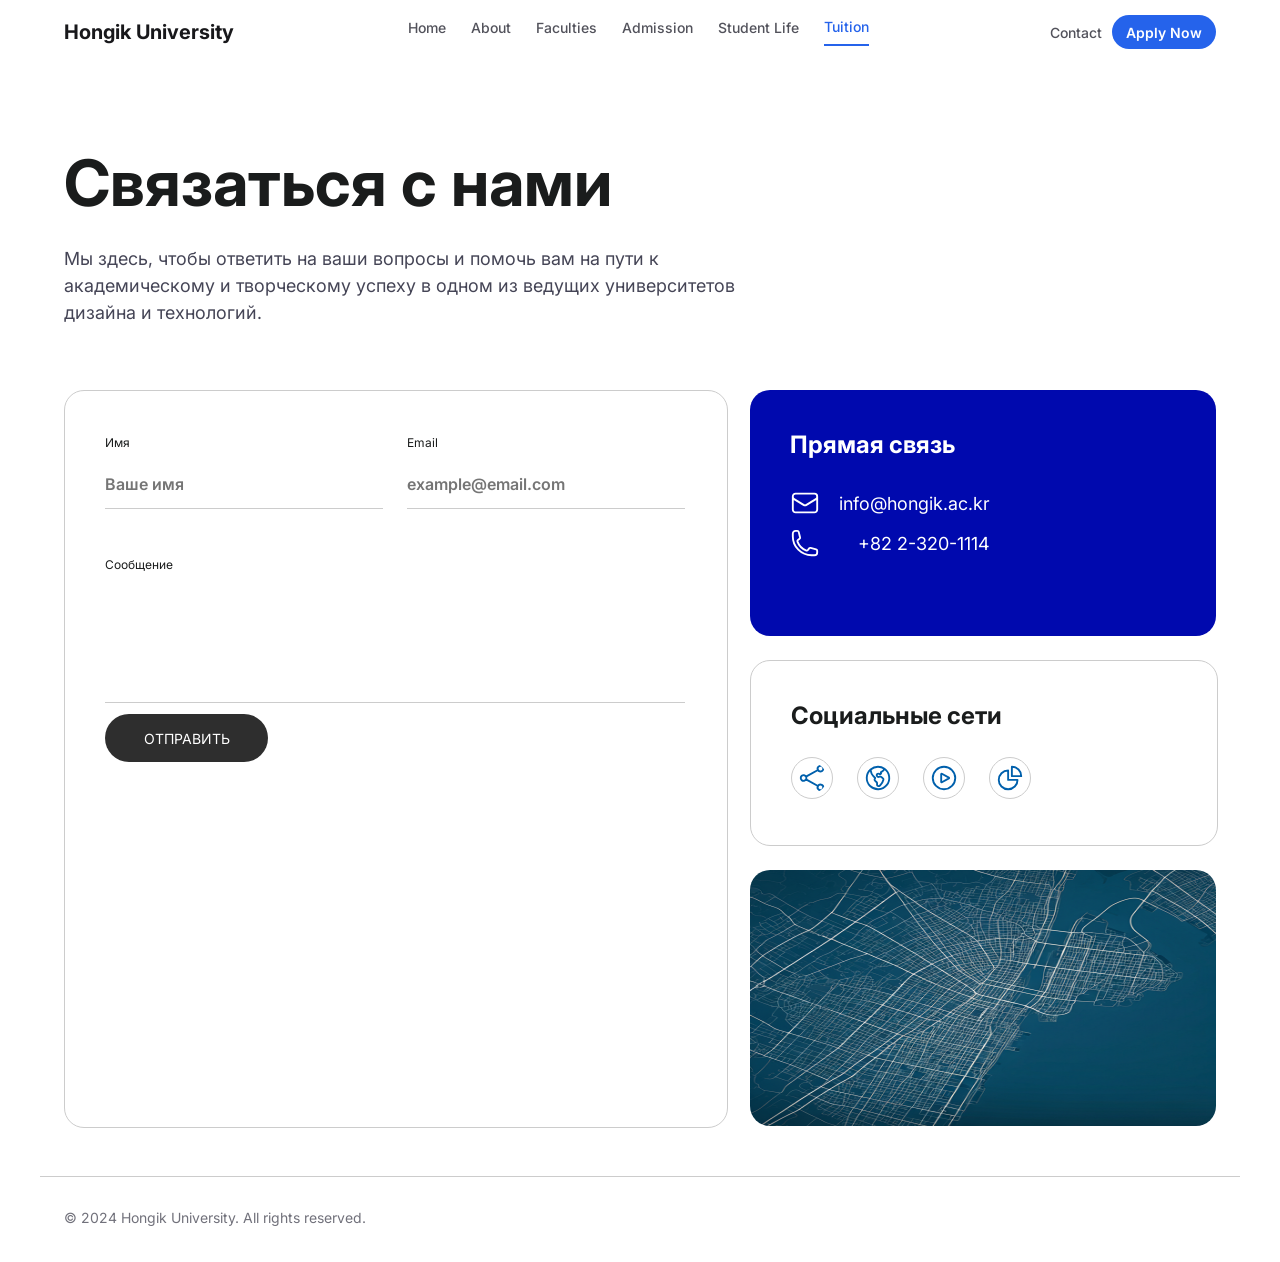
<file: tuition.html>
<!doctype html>
<html lang="en">
  <head>
    <meta charset="UTF-8" />
    <meta name="viewport" content="width=device-width, initial-scale=1.0" />
    <title>Hongik University</title>
    <link rel="stylesheet" href="./tuition.css" />
    <link rel="icon" href="./image.png" />
  </head>
  <body>
    <header>
      <div class="head">
        <p>Hongik University</p>

        <div class="sslki">
          <a href="./index.html">Home</a>
          <a href="./about.html">About</a>
          <a href="./faculties.html">Faculties</a>
          <a href="./admission.html">Admission</a>
          <a href="./student life.html">Student Life</a>
          <a href="./tuition.html">Tuition</a>
        </div>

        <div class="button">
          <button>Contact</button>
          <button>Apply Now</button>
        </div>
      </div>
    </header>

    <main>
      <section>
        <h1>Связаться с нами</h1>
        <p>
          Мы здесь, чтобы ответить на ваши вопросы и помочь вам на пути к
          академическому и творческому успеху в одном из ведущих университетов
          дизайна и технологий.
        </p>
      </section>

      <section>
        <form action="form" class="one">
          <div class="first">
            <div class="thekond">
              <label for="name">Имя</label>
              <input type="text" placeholder="Ваше имя" id="name" />
            </div>

            <div class="thekond">
              <label for="email">Email</label>
              <input type="email" placeholder="example@email.com" id="email" />
            </div>
          </div>

          <div class="third">
            <label for="send">Сообщение</label>
            <input type="text" id="send" />
          </div>

          <button>ОТПРАВИТЬ</button>
        </form>

        <div class="two">
          <div class="svyaz">
            <h3>Прямая связь</h3>

            <div class="svaz">
              <svg
                xmlns="http://www.w3.org/2000/svg"
                fill="none"
                viewBox="0 0 24 24"
                stroke-width="1.5"
                stroke="currentColor"
                class="size-6"
              >
                <path
                  stroke-linecap="round"
                  stroke-linejoin="round"
                  d="M21.75 6.75v10.5a2.25 2.25 0 0 1-2.25 2.25h-15a2.25 2.25 0 0 1-2.25-2.25V6.75m19.5 0A2.25 2.25 0 0 0 19.5 4.5h-15a2.25 2.25 0 0 0-2.25 2.25m19.5 0v.243a2.25 2.25 0 0 1-1.07 1.916l-7.5 4.615a2.25 2.25 0 0 1-2.36 0L3.32 8.91a2.25 2.25 0 0 1-1.07-1.916V6.75"
                />
              </svg>

              <a href="">info@hongik.ac.kr</a>
            </div>

            <div class="svaz">
              <svg
                xmlns="http://www.w3.org/2000/svg"
                fill="none"
                viewBox="0 0 24 24"
                stroke-width="1.5"
                stroke="currentColor"
                class="size-6"
              >
                <path
                  stroke-linecap="round"
                  stroke-linejoin="round"
                  d="M2.25 6.75c0 8.284 6.716 15 15 15h2.25a2.25 2.25 0 0 0 2.25-2.25v-1.372c0-.516-.351-.966-.852-1.091l-4.423-1.106c-.44-.11-.902.055-1.173.417l-.97 1.293c-.282.376-.769.542-1.21.38a12.035 12.035 0 0 1-7.143-7.143c-.162-.441.004-.928.38-1.21l1.293-.97c.363-.271.527-.734.417-1.173L6.963 3.102a1.125 1.125 0 0 0-1.091-.852H4.5A2.25 2.25 0 0 0 2.25 4.5v2.25Z"
                />
              </svg>

              <a href="">+82 2-320-1114</a>
            </div>
          </div>

          <div class="seti">
            <h3>Социальные сети</h3>
            <div class="icons">
              <svg
                xmlns="http://www.w3.org/2000/svg"
                fill="none"
                viewBox="0 0 24 24"
                stroke-width="1.5"
                stroke="currentColor"
                class="size-6"
              >
                <path
                  stroke-linecap="round"
                  stroke-linejoin="round"
                  d="M7.217 10.907a2.25 2.25 0 1 0 0 2.186m0-2.186c.18.324.283.696.283 1.093s-.103.77-.283 1.093m0-2.186 9.566-5.314m-9.566 7.5 9.566 5.314m0 0a2.25 2.25 0 1 0 3.935 2.186 2.25 2.25 0 0 0-3.935-2.186Zm0-12.814a2.25 2.25 0 1 0 3.933-2.185 2.25 2.25 0 0 0-3.933 2.185Z"
                />
              </svg>

              <svg
                xmlns="http://www.w3.org/2000/svg"
                fill="none"
                viewBox="0 0 24 24"
                stroke-width="1.5"
                stroke="currentColor"
                class="size-6"
              >
                <path
                  stroke-linecap="round"
                  stroke-linejoin="round"
                  d="m6.115 5.19.319 1.913A6 6 0 0 0 8.11 10.36L9.75 12l-.387.775c-.217.433-.132.956.21 1.298l1.348 1.348c.21.21.329.497.329.795v1.089c0 .426.24.815.622 1.006l.153.076c.433.217.956.132 1.298-.21l.723-.723a8.7 8.7 0 0 0 2.288-4.042 1.087 1.087 0 0 0-.358-1.099l-1.33-1.108c-.251-.21-.582-.299-.905-.245l-1.17.195a1.125 1.125 0 0 1-.98-.314l-.295-.295a1.125 1.125 0 0 1 0-1.591l.13-.132a1.125 1.125 0 0 1 1.3-.21l.603.302a.809.809 0 0 0 1.086-1.086L14.25 7.5l1.256-.837a4.5 4.5 0 0 0 1.528-1.732l.146-.292M6.115 5.19A9 9 0 1 0 17.18 4.64M6.115 5.19A8.965 8.965 0 0 1 12 3c1.929 0 3.716.607 5.18 1.64"
                />
              </svg>

              <svg
                xmlns="http://www.w3.org/2000/svg"
                fill="none"
                viewBox="0 0 24 24"
                stroke-width="1.5"
                stroke="currentColor"
                class="size-6"
              >
                <path
                  stroke-linecap="round"
                  stroke-linejoin="round"
                  d="M21 12a9 9 0 1 1-18 0 9 9 0 0 1 18 0Z"
                />
                <path
                  stroke-linecap="round"
                  stroke-linejoin="round"
                  d="M15.91 11.672a.375.375 0 0 1 0 .656l-5.603 3.113a.375.375 0 0 1-.557-.328V8.887c0-.286.307-.466.557-.327l5.603 3.112Z"
                />
              </svg>

              <svg
                xmlns="http://www.w3.org/2000/svg"
                fill="none"
                viewBox="0 0 24 24"
                stroke-width="1.5"
                stroke="currentColor"
                class="size-6"
              >
                <path
                  stroke-linecap="round"
                  stroke-linejoin="round"
                  d="M10.5 6a7.5 7.5 0 1 0 7.5 7.5h-7.5V6Z"
                />
                <path
                  stroke-linecap="round"
                  stroke-linejoin="round"
                  d="M13.5 10.5H21A7.5 7.5 0 0 0 13.5 3v7.5Z"
                />
              </svg>
            </div>
          </div>

          <img src="./map.png" alt="" class="map" />
        </div>
      </section>
    </main>

    <footer>
      <p class="end">© 2024 Hongik University. All rights reserved.</p>
    </footer>
  </body>
</html>
</file>
<file: style.css>
@import url("https://fonts.googleapis.com/css2?family=Inter:ital,opsz,wght@0,14..32,100..900;1,14..32,100..900&display=swap");
* {
  margin: 0;
  font-family: "Inter", sans-serif;
}
header {
  width: 100%;
  height: 64px;
  position: sticky;
  top: 0;
  z-index: 100;
  background-color: #ffffffcc;
}
header .head {
  width: 90%;
  height: 64px;
  margin: auto;
  display: flex;
  align-items: center;
  justify-content: space-between;
}
.head p {
  font-weight: 700;
  font-size: 20px;
  color: #18181b;
}
.head .sslki {
  width: 40%;
  height: 26px;
  display: flex;
  align-items: center;
  justify-content: space-between;
}
.sslki a {
  height: 26px;
  font-size: 14px;
  color: #52525b;
  font-weight: 500;
  text-decoration: none;
}
.sslki a:nth-child(1) {
  color: #2563eb;
  border-bottom: 2px solid #2563eb;
}
header .button {
  width: 15%;
  height: 36px;
  display: flex;
  align-items: center;
  justify-content: space-between;
}
.button button:nth-child(1) {
  width: 38%;
  height: 20px;
  background-color: inherit;
  border: none;
  font-size: 14px;
  font-weight: 500;
  color: #52525b;
}
.button button:nth-child(1):hover {
  color: #18181b;
}
.button button:nth-child(2) {
  width: 60%;
  height: 34px;
  background-color: #2563eb;
  border-radius: 20px;
  border: none;
  font-size: 14px;
  font-weight: 600;
  color: #fff;
}
.button button:nth-child(2):active {
  transform: scale(0.95);
}
main section:nth-child(1) {
  width: 90%;
  height: 650px;
  padding: 0% 5%;
  background-size: cover;
  background:
    linear-gradient(to right, #ededed, #ffffff00), url("./images/hongik.png");
  background-repeat: no-repeat;
  background-size: cover;
}
section:nth-child(1) p {
  width: 16%;
  height: 14px;
  font-size: 12px;
  color: #091be0;
  background-color: #e0e0ff;
  border-radius: 20px;
  padding: 4px 12px;
  text-align: center;
  margin-bottom: 24px;
}
h1 {
  width: 53%;
  height: 390px;
  font-size: 64px;
  color: #1a1c1c;
  margin-bottom: 24px;
}
main section:nth-child(1) span {
  width: 53%;
  height: 87px;
  line-height: 130%;
  margin-bottom: 40px;
  color: #454556;
  display: block;
  font-size: 18px;
}
section:nth-child(1) .knopki {
  width: 30%;
  height: 50px;
  display: flex;
  align-items: center;
  justify-content: space-between;
}
section:nth-child(1) .knopki button:nth-child(1) {
  width: 42%;
  height: 50px;
  padding: 16px 9%;
  border: none;
  background-color: #111;
  color: #fff;
  border-radius: 15px;
}
section:nth-child(1) .knopki button:nth-child(1):hover {
  background-color: #353535;
}
section:nth-child(1) .knopki button:nth-child(2) {
  width: 52%;
  height: 50px;
  padding: 16px 9%;
  border: 1px solid #4a90e2;
  background-color: inherit;
  color: #4a90e2;
  border-radius: 15px;
}
section:nth-child(1) .knopki button:nth-child(2):hover {
  background-color: #dae9fa;
}
main section:nth-child(2) {
  width: 100%;
  height: 409px;
  padding: 64px 0px;
}
main section:nth-child(2) .why {
  width: 90%;
  height: 409px;
  margin: auto;
}
.pochemu {
  font-size: 40px;
  font-weight: 700;
  color: #1a1c1c;
  text-align: center;
  margin-bottom: 50px;
}
.why .prichini {
  width: 100%;
  height: 297px;
  display: flex;
  align-items: center;
  justify-content: space-between;
}
.prichini .prichina {
  width: 21%;
  height: 217px;
  padding: 40px;
  border-radius: 10px;
  background-color: #f9f9f9;
  border: 1px solid #f1f0f0;
}
.prichina:hover {
  border: 1px solid #2563eb;
}
.prichina svg {
  width: 7%;
  height: 7%;
  padding: 5%;
  margin-bottom: 24px;
  border-radius: 5px;
  background-color: #e0e0ff;
  color: #000a9e;
}
.svg {
  font-size: 24px;
  margin-bottom: 16px;
  color: #1a1c1c;
  font-weight: 600;
}
.nashi {
  font-size: 16px;
  color: #454556;
  line-height: 130%;
}
main section:nth-child(3) {
  width: 100%;
  height: 932px;
  padding: 64px 0px;
  background-color: #f9f9f9;
}
.popular {
  width: 90%;
  height: 932px;
  margin: auto;
}
.flex {
  width: 100%;
  height: 48px;
  margin-bottom: 64px;
  display: flex;
  align-items: center;
  justify-content: space-between;
}
.flex p {
  font-size: 40px;
  color: #1a1c1c;
  font-weight: 700;
}
.flex a {
  width: 13%;
  height: 24px;
  text-decoration: none;
  display: flex;
  align-items: center;
  justify-content: space-between;
}
.flex a span {
  color: #000a9e;
  font-size: 16px;
}
.flex svg {
  width: 24px;
  height: 24px;
}
.images {
  width: 100%;
  height: 820px;
  display: flex;
  flex-wrap: wrap;
  align-content: space-between;
  justify-content: space-between;
}
.design {
  width: 50%;
  height: 400px;
  border-radius: 20px;
  overflow: hidden;
  position: relative;
}
.design img {
  width: 100%;
  height: 400px;
  border-radius: 20px;
  position: absolute;
}
.design img:hover {
  transform: scale(1.05);
  transition: all 1s ease 10ms;
}
.text {
  width: 72%;
  height: 80px;
  padding: 40px;
  position: absolute;
  z-index: 2;
  margin-top: 240px;
}
.text h4 {
  font-size: 24px;
  font-weight: 600;
  color: #fff;
  margin-bottom: 8px;
}
.text p {
  font-size: 14px;
  color: #ffffffb3;
  font-weight: 400;
}
.architect {
  width: 23%;
  height: 400px;
  border-radius: 20px;
  overflow: hidden;
  position: relative;
}
.architect img {
  width: 100%;
  height: 400px;
  border-radius: 20px;
  position: absolute;
}
.architect img:hover {
  transform: scale(1.05);
  transition: all 1s ease 10ms;
}
.text {
  width: 72%;
  height: 80px;
  padding: 40px;
  position: absolute;
  z-index: 2;
  margin-top: 240px;
}
.text h4 {
  font-size: 24px;
  font-weight: 600;
  color: #fff;
  margin-bottom: 8px;
}
.text p {
  font-size: 14px;
  color: #ffffffb3;
  font-weight: 400;
}
.media {
  width: 100%;
  height: 400px;
  border-radius: 20px;
  overflow: hidden;
  position: relative;
}
.media img {
  width: 100%;
  height: 400px;
  border-radius: 20px;
  position: absolute;
}
.media img:hover {
  transform: scale(1.05);
  transition: all 1s ease 10ms;
}
.text {
  width: 72%;
  height: 80px;
  padding: 40px;
  position: absolute;
  z-index: 2;
  margin-top: 240px;
}
.text h4 {
  font-size: 24px;
  font-weight: 600;
  color: #fff;
  margin-bottom: 8px;
}
.text p {
  font-size: 14px;
  color: #ffffffb3;
  font-weight: 400;
}
main section:nth-child(4) {
  width: 100%;
  height: 350px;
  padding: 64px 0px;
  background-color: #f9f9f9;
}
.start {
  width: 80%;
  height: 222px;
  margin: auto;
  border-radius: 20px;
  padding: 64px;
  background-color: #151729;
}
.start h2 {
  font-size: 40px;
  color: #fff;
  margin-bottom: 24px;
  font-weight: 700;
  text-align: center;
}
.start p {
  width: 50%;
  height: 48px;
  margin: auto;
  margin-bottom: 40px;
  text-align: center;
  color: #ffffff99;
  line-height: 150%;
}
.start button {
  width: 20%;
  height: 56px;
  border-radius: 50px;
  background-color: #fff;
  font-size: 14px;
  color: #111;
  border: none;
  font-weight: 700;
  margin-left: 40%;
}
.start button:hover {
  transform: scale(1.05);
  transition: all 90ms ease 10ms;
}
main section:nth-child(5) {
  width: 90%;
  height: 144px;
  padding: 64px 5%;
  display: flex;
  align-items: center;
  justify-content: space-between;
  border-top: 1px solid #ccc;
}
.informat {
  width: 20%;
  height: 144px;
}
.informat:nth-child(1) p:nth-child(1) {
  font-weight: 700;
  font-size: 20px;
  color: #18181b;
  margin-bottom: 24px;
}
.informat:nth-child(1) p:nth-child(2) {
  font-weight: 500;
  font-size: 14px;
  color: #71717a;
  line-height: 150%;
}
.informat ul {
  list-style: none;
  padding: 0;
}
.informat ul p {
  font-size: 16px;
  color: #1a1c1c;
  font-weight: 600;
  margin-bottom: 24px;
}
.informat ul li {
  font-size: 14px;
  color: #71717a;
  font-weight: 500;
  margin-top: 8px;
}
.informat ul li:hover {
  color: #2563eb;
}
footer {
  width: 84%;
  height: 25px;
  padding: 32px 3%;
  border-top: 1px solid #ccc;
  display: flex;
  align-items: center;
  justify-content: space-between;
  margin: auto;
}
footer p {
  font-size: 14px;
  color: #71717a;
  font-weight: 500;
}
.icons {
  width: 6%;
  height: 24px;
  display: flex;
  align-items: center;
  justify-content: space-between;
}
.icons svg {
  width: 33%;
  height: 24px;
  color: #71717a;
}
.icons svg:hover {
  color: #2563eb;
}
</file>
<file: about.css>
@import url("https://fonts.googleapis.com/css2?family=Inter:ital,opsz,wght@0,14..32,100..900;1,14..32,100..900&display=swap");
* {
  margin: 0;
  font-family: "Inter", sans-serif;
}
header {
  width: 100%;
  height: 64px;
  position: sticky;
  top: 0;
  z-index: 100;
  background-color: #ffffffcc;
}
header .head {
  width: 90%;
  height: 64px;
  margin: auto;
  display: flex;
  align-items: center;
  justify-content: space-between;
}
.head p {
  font-weight: 700;
  font-size: 20px;
  color: #18181b;
}
.head .sslki {
  width: 40%;
  height: 26px;
  display: flex;
  align-items: center;
  justify-content: space-between;
}
.sslki a {
  height: 26px;
  font-size: 14px;
  color: #52525b;
  font-weight: 500;
  text-decoration: none;
}
.sslki a:nth-child(2) {
  color: #2563eb;
  border-bottom: 2px solid #2563eb;
}
header .button {
  width: 15%;
  height: 36px;
  display: flex;
  align-items: center;
  justify-content: space-between;
}
.button button {
  width: 100%;
  height: 34px;
  background-color: #111;
  border-radius: 5px;
  border: none;
  font-size: 14px;
  font-weight: 600;
  color: #fff;
}
.button button:active {
  transform: scale(0.95);
}
main section:nth-child(1) {
  width: 90%;
  height: 420px;
  display: flex;
  align-items: center;
  justify-content: space-between;
  margin: auto;
  margin-top: 128px;
  margin-bottom: 50px;
}
section:nth-child(1) .text {
  width: 48%;
  height: 328px;
}
.text span {
  padding: 4px 12px;
  color: #004883;
  background-color: #d4e3ff;
  border-radius: 20px;
  font-size: 12px;
  text-transform: uppercase;
  font-weight: 500;
}
h1 {
  font-size: 64px;
  font-weight: 700;
  margin-top: 24px;
  color: #1a1c1c;
  line-height: 100%;
}
.text p {
  color: #454556;
  font-size: 18px;
  margin-top: 24px;
  font-weight: 500;
  line-height: 150%;
}
main section:nth-child(1) img {
  width: 50%;
  height: 420px;
  border-radius: 20px;
}
main section:nth-child(2) {
  width: 90%;
  height: 218px;
  margin: auto;
  margin-bottom: 50px;
  display: flex;
  align-items: center;
  justify-content: space-between;
}
.about {
  width: 25%;
  height: 138px;
  padding: 40px;
  border-radius: 20px;
  border: 1px solid #ccc;
}
.about:hover {
  border: 1px solid #2563eb;
}
.about svg {
  width: 36px;
  height: 40px;
  color: #0060ac;
  margin-left: 44%;
  margin-bottom: 8px;
}
.about h3 {
  font-size: 16px;
  font-weight: 500;
  color: #454556;
  margin-top: 8px;
  text-align: center;
}
.about p {
  font-size: 40px;
  font-weight: 700;
  color: #1a1c1c;
  margin-top: 8px;
  text-align: center;
}
main section:nth-child(3) {
  width: 90%;
  height: 312px;
  display: flex;
  align-items: center;
  justify-content: space-between;
  margin: auto;
  margin-top: 50px;
  margin-bottom: 50px;
}
section:nth-child(3) .text {
  width: 48%;
  height: 293px;
}
.text h2 {
  font-size: 40px;
  font-weight: 700;
  color: #1a1c1c;
  margin-bottom: 24px;
}
.text ul {
  width: 100%;
  height: 67px;
  margin-top: 24px;
  list-style: none;
  padding: 0;
}
.text ul li::before {
  content: "🔹";
  margin-right: 10px;
}
.text ul li {
  font-size: 16px;
  color: #1a1c1c;
  margin-top: 16px;
}
main section:nth-child(3) img {
  width: 50%;
  height: 312px;
  border-radius: 20px;
}
main section:nth-child(4) {
  width: 90%;
  height: 312px;
  display: flex;
  align-items: center;
  justify-content: space-between;
  margin: auto;
  margin-top: 50px;
  margin-bottom: 50px;
}
main section:nth-child(4) img {
  width: 50%;
  height: 312px;
  border-radius: 20px;
}
main section:nth-child(4) .text {
  width: 48%;
  height: 282px;
}
.text button {
  width: 282px;
  height: 50px;
  border-radius: 10px;
  border: 1px solid #2563eb;
  padding: 12px 24px;
  font-size: 16px;
  font-weight: 600;
  color: #0060ac;
  margin-top: 24px;
  background-color: inherit;
}
.text button:hover {
  background-color: #0060ac0d;
}
main section:nth-child(5) {
  width: 81%;
  height: 212px;
  padding: 64px;
  margin: 50px auto;
  border-radius: 20px;
  background-color: #d4e3ff4d;
}
section:nth-child(5) h2 {
  font-size: 40px;
  font-weight: 700;
  color: #1a1c1c;
  text-align: center;
}
.cennosty {
  width: 100%;
  height: 116px;
  margin-top: 24px;
  padding-top: 24px;
  display: flex;
  align-items: center;
  justify-content: space-between;
}
.cennost {
  width: 30%;
  height: 116px;
}
.cennost svg {
  width: 24px;
  height: 24px;
  padding: 12px;
  border-radius: 50%;
  background-color: #fff;
  margin-left: 42%;
}
.cennost h4 {
  font-size: 16px;
  color: #1a1c1c;
  margin-top: 8px;
  text-align: center;
  font-weight: 400;
}
.cennost p {
  padding: 0px 24px;
  margin-top: 8px;
  font-size: 10px;
  color: #454556;
  text-align: center;
  font-weight: 400;
}
main section:nth-child(6) {
  width: 90%;
  height: 152px;
  padding: 64px 24px;
  margin: auto;
  display: flex;
  align-items: center;
  justify-content: space-between;
  border-top: 1px solid #ccc;
}
.info {
  width: 47%;
  height: 152px;
}
.info p:nth-child(1) {
  font-size: 18px;
  color: #18181b;
  font-weight: 700;
}
.info p:nth-child(2) {
  font-size: 16px;
  color: #71717b;
  margin-top: 24px;
}
.info ul {
  list-style: none;
  margin-top: 24px;
  padding: 0;
}
.info ul li {
  font-size: 16px;
  color: #71717b;
  margin-top: 5px;
}
.info ul li:hover {
  color: #2563eb;
}
.two {
  width: 21%;
}
.icons {
  width: 60px;
  height: 24px;
  margin-top: 24px;
  display: flex;
  align-items: center;
  justify-content: space-between;
}
.icons svg {
  width: 24px;
  height: 24px;
  color: #a1a1aa;
}
.icons svg:hover {
  color: #2563eb;
}
footer {
  width: 90%;
  height: 21px;
  padding: 32px 24px;
  border-top: 1px solid #ccc;
  margin: auto;
}
.end {
  font-size: 14px;
  color: #71717b;
}
</file>
<file: admission.css>
@import url("https://fonts.googleapis.com/css2?family=Inter:ital,opsz,wght@0,14..32,100..900;1,14..32,100..900&display=swap");
* {
  margin: 0;
  font-family: "Inter", sans-serif;
}
header {
  width: 100%;
  height: 64px;
  position: sticky;
  top: 0;
  z-index: 100;
  background-color: #ffffffcc;
}
header .head {
  width: 90%;
  height: 64px;
  margin: auto;
  display: flex;
  align-items: center;
  justify-content: space-between;
}
.head p {
  font-weight: 700;
  font-size: 20px;
  color: #18181b;
}
.head .sslki {
  width: 40%;
  height: 26px;
  display: flex;
  align-items: center;
  justify-content: space-between;
}
.sslki a {
  height: 26px;
  font-size: 14px;
  color: #52525b;
  font-weight: 500;
  text-decoration: none;
}
.sslki a:nth-child(4) {
  color: #2563eb;
  border-bottom: 2px solid #2563eb;
}
header .button {
  width: 15%;
  height: 36px;
  display: flex;
  align-items: center;
  justify-content: space-between;
}
.button button {
  width: 100%;
  height: 34px;
  background-color: #111;
  border-radius: 5px;
  border: none;
  font-size: 14px;
  font-weight: 600;
  color: #fff;
}
.button button:active {
  transform: scale(0.95);
}
main section:nth-child(1) {
  width: 100%;
  height: 614px;
  position: relative;
}
section:nth-child(1) img {
  width: 100%;
  height: 100%;
  position: absolute;
}
.how {
  width: 752px;
  height: 200px;
  position: absolute;
  z-index: 1;
  padding: 0px 24px;
  left: 19%;
  top: 150px;
}
.how span {
  padding: 4px 16px;
  color: #000a9e;
  font-size: 14px;
  border-radius: 20px;
  background-color: #000a9e1a;
  margin-left: 300px;
  margin-top: 24px;
}
h1 {
  font-size: 64px;
  color: #fff;
  margin-bottom: 24px;
  font-weight: 700;
  text-align: center;
}
.how p {
  font-size: 18px;
  color: #d4d4d8;
  text-align: center;
  line-height: 130%;
}
main section:nth-child(2) {
  width: 90%;
  height: 885px;
  margin: 50px auto;
  display: flex;
  flex-wrap: wrap;
  justify-content: space-between;
  align-content: space-between;
}
.one {
  width: 680px;
  height: 235px;
  padding: 40px;
  border-radius: 20px;
  border: 1px solid #ccc;
}
.first {
  width: 24px;
  height: 24px;
  font-size: 24px;
  font-weight: 700;
  color: #000a9e;
  padding: 20px;
  text-align: center;
  background-color: #e0e0ff;
  border-radius: 50%;
}
.one:hover {
  border: 1px solid #000a9e;
}
.h3 {
  font-size: 24px;
  color: #1a1c1c;
  margin-bottom: 8px;
  margin-top: 20px;
}
.thekond {
  font-size: 16px;
  color: #454556;
  margin-bottom: 14px;
  line-height: 150%;
}
.one button {
  width: 216px;
  height: 48px;
  padding: 12px 24px;
  border-radius: 10px;
  background-color: #111;
  color: #fff;
  font-size: 16px;
  border: none;
}
.two {
  width: 288px;
  height: 233px;
  padding: 40px;
  border-radius: 20px;
  border: 1px solid #ccc;
}
.two:hover {
  border: 1px solid #000a9e;
}
.two ul {
  width: 100%;
  height: 104px;
  padding: 0;
  margin-top: 24px;
  list-style: none;
}
.two ul li::before {
  content: "✔️";
  margin-right: 10px;
}
.two ul li {
  font-size: 16px;
  color: #454556;
  margin-top: 16px;
}
.three {
  width: 386px;
  height: 270px;
  padding: 40px;
  background-color: #18181b;
  border-radius: 20px;
  border: none;
}
.wtoroy {
  width: 24px;
  height: 24px;
  font-size: 24px;
  font-weight: 700;
  color: #fff;
  padding: 20px;
  text-align: center;
  background-color: #ffffff33;
  border-radius: 50%;
}
.eyh3 {
  font-size: 24px;
  color: #fff;
  margin-bottom: 8px;
  margin-top: 20px;
}
.third {
  font-size: 16px;
  color: #a1a1a1;
  margin-bottom: 30px;
  line-height: 150%;
  font-weight: 600;
}
.three span {
  padding: 4px 12px;
  color: #fff;
  background-color: #ffffff1a;
  border-radius: 20px;
  margin-right: 8px;
  font-size: 12px;
}
.fours {
  width: 582px;
  height: 271px;
  padding: 40px;
  border-radius: 20px;
  border: 1px solid #ccc;
  position: relative;
}
.fours:hover {
  border: 1px solid #000a9e;
}
.fours img {
  width: 96px;
  height: 96px;
  border-radius: 5px;
  position: absolute;
  left: 525px;
  bottom: 210px;
}
.graphik {
  width: 100%;
  height: 30px;
  margin-top: 70px;
}
.grafik {
  width: 100%;
  height: 8px;
  display: flex;
  overflow: hidden;
  border-radius: 20px;
}
.blue {
  width: 70%;
  height: 8px;
  background-color: #0060ac;
}
.white {
  width: 30%;
  height: 8px;
  background-color: #e2e2e2;
}
.graphik p {
  font-size: 12px;
  margin-top: 8px;
  color: #0060ac;
}
.fives {
  width: 1054px;
  height: 91px;
  padding: 40px;
  border-radius: 20px;
  background-color: #0060ac0d;
  border: 2px dashed #0060ac;
  display: flex;
  align-items: center;
  justify-content: space-between;
}
.five {
  color: #fff;
  background-color: #0060ac;
}
.pite {
  width: 744px;
  height: 87px;
}
.pit {
  margin-top: 0;
}
.fives button {
  padding: 12px 32px;
  font-size: 16px;
  color: #0060ac;
  border: 1px solid #0060ac;
  border-radius: 10px;
  background-color: inherit;
}
.fives button:hover {
  background-color: #0060ac;
  color: #fff;
}
footer {
  width: 90%;
  height: 21px;
  padding: 32px 24px;
  border-top: 1px solid #ccc;
  margin: auto;
}
.end {
  font-size: 14px;
  color: #71717b;
}
</file>
<file: faculties.css>
@import url("https://fonts.googleapis.com/css2?family=Inter:ital,opsz,wght@0,14..32,100..900;1,14..32,100..900&display=swap");
* {
  margin: 0;
  font-family: "Inter", sans-serif;
}
header {
  width: 100%;
  height: 64px;
  position: sticky;
  top: 0;
  z-index: 100;
  background-color: #ffffffcc;
}
header .head {
  width: 90%;
  height: 64px;
  margin: auto;
  display: flex;
  align-items: center;
  justify-content: space-between;
}
.head p {
  font-weight: 700;
  font-size: 20px;
  color: #18181b;
}
.head .sslki {
  width: 40%;
  height: 26px;
  display: flex;
  align-items: center;
  justify-content: space-between;
}
.sslki a {
  height: 26px;
  font-size: 14px;
  color: #52525b;
  font-weight: 500;
  text-decoration: none;
}
.sslki a:nth-child(3) {
  color: #2563eb;
  border-bottom: 2px solid #2563eb;
}
header .button {
  width: 15%;
  height: 36px;
  display: flex;
  align-items: center;
  justify-content: space-between;
}
.button button:nth-child(1) {
  width: 38%;
  height: 20px;
  background-color: inherit;
  border: none;
  font-size: 14px;
  font-weight: 500;
  color: #52525b;
}
.button button:nth-child(1):hover {
  color: #18181b;
}
.button button:nth-child(2) {
  width: 60%;
  height: 34px;
  background-color: #2563eb;
  border-radius: 20px;
  border: none;
  font-size: 14px;
  font-weight: 600;
  color: #fff;
}
.button button:nth-child(2):active {
  transform: scale(0.95);
}
main section:nth-child(1) {
  width: 90%;
  height: 221px;
  margin: auto;
  margin-top: 128px;
  margin-bottom: 64px;
}
section:nth-child(1) span {
  padding: 4px 12px;
  color: #004883;
  border-radius: 20px;
  background-color: #d4e3ff;
  font-size: 12px;
  margin-bottom: 16px;
}
h1 {
  font-weight: 700;
  font-size: 64px;
  color: #1a1c1c;
  margin-bottom: 24px;
}
section:nth-child(1) p {
  width: 672px;
  font-size: 18px;
  color: #454556;
  line-height: 150%;
}
main section:nth-child(2) {
  width: 90%;
  height: 940px;
  margin: auto;
  margin-bottom: 50px;
  display: flex;
  flex-wrap: wrap;
  align-content: space-between;
  justify-content: space-between;
}
.desighn {
  width: 760px;
  height: 632px;
  border-radius: 20px;
  border: 1px solid #ccc;
  overflow: hidden;
}
.desighn:hover {
  border: 1px solid #004883;
}
.desighn img {
  width: 100%;
  height: 400px;
}
.desighn img:hover {
  transform: scale(1.09);
  transition: all 1s ease 10ms;
}
.text {
  width: 678px;
  height: 150px;
  padding: 40px;
}
.about {
  width: 100%;
  height: 78px;
  display: flex;
  align-items: center;
  justify-content: space-between;
}
.abot {
  width: 320px;
  height: 78px;
}
h3 {
  font-size: 40px;
  font-weight: 700;
  color: #1a1c1c;
  margin-bottom: 8px;
}
.abot span {
  padding: 4px 12px;
  color: #000a9e;
  background-color: #e0e0ff4d;
  font-size: 12px;
  margin-right: 8px;
  border-radius: 10px;
}
.about svg {
  width: 36px;
  height: 40px;
}
.text p {
  font-size: 16px;
  color: #454556;
  line-height: 150%;
  margin-top: 24px;
}
.architeckt {
  width: 366px;
  height: 632px;
  border-radius: 20px;
  border: 1px solid #ccc;
  overflow: hidden;
}
.architeckt:hover {
  border: 1px solid #004883;
}
.architeckt img {
  width: 100%;
  height: 477px;
}
.architeckt img:hover {
  transform: scale(1.09);
  transition: all 1s ease 10ms;
}
.arch {
  width: 318px;
  height: 167px;
  padding: 24px;
}
.arch svg {
  width: 24px;
  height: 24px;
}
.arch h3 {
  font-size: 24px;
}
.arch p {
  margin-top: 10px;
}
.art {
  width: 564px;
  height: 283px;
  display: flex;
  border-radius: 20px;
  overflow: hidden;
  border: 1px solid #ccc;
}
.art:hover {
  border: 1px solid #000a9e;
}
.art img {
  width: 281px;
  height: 281px;
}
.art img:hover {
  transform: scale(1.09);
  transition: all 1s ease 10ms;
}
.iscustvo {
  width: 201px;
  height: 32px;
  padding: 40px;
}
.iscustvo h3 {
  font-size: 24px;
}
.iscustvo p {
  margin-top: 10px;
}
.media {
  width: 564px;
  height: 283px;
  display: flex;
  border-radius: 20px;
  overflow: hidden;
  border: 1px solid #ccc;
}
.media:hover {
  border: 1px solid #000a9e;
}
.media img {
  width: 290px;
  height: 290px;
}
.media img:hover {
  transform: scale(1.09);
  transition: all 1s ease 10ms;
}
footer {
  width: 90%;
  height: 21px;
  padding: 32px 24px;
  border-top: 1px solid #ccc;
  margin: auto;
}
.end {
  font-size: 14px;
  color: #71717b;
}
footer {
  width: 90%;
  height: 21px;
  padding: 32px 24px;
  border-top: 1px solid #ccc;
  margin: auto;
}
.end {
  font-size: 14px;
  color: #71717b;
}
</file>
<file: student life.css>
@import url("https://fonts.googleapis.com/css2?family=Inter:ital,opsz,wght@0,14..32,100..900;1,14..32,100..900&display=swap");
* {
  margin: 0;
  font-family: "Inter", sans-serif;
}
header {
  width: 100%;
  height: 64px;
  position: sticky;
  top: 0;
  z-index: 100;
  background-color: #ffffffcc;
}
header .head {
  width: 90%;
  height: 64px;
  margin: auto;
  display: flex;
  align-items: center;
  justify-content: space-between;
}
.head p {
  font-weight: 700;
  font-size: 20px;
  color: #18181b;
}
.head .sslki {
  width: 40%;
  height: 26px;
  display: flex;
  align-items: center;
  justify-content: space-between;
}
.sslki a {
  height: 26px;
  font-size: 14px;
  color: #52525b;
  font-weight: 500;
  text-decoration: none;
}
.sslki a:nth-child(5) {
  color: #2563eb;
  border-bottom: 2px solid #2563eb;
}
header .button {
  width: 15%;
  height: 36px;
  display: flex;
  align-items: center;
  justify-content: space-between;
}
.button button {
  width: 100%;
  height: 34px;
  background-color: #000a9e;
  border-radius: 5px;
  border: none;
  font-size: 14px;
  font-weight: 600;
  color: #fff;
}
.button button:active {
  transform: scale(0.95);
}
main section:nth-child(1) {
  width: 90%;
  height: 450px;
  margin: 30px auto;
  position: relative;
  border-radius: 20px;
  overflow: hidden;
}
section:nth-child(1) img {
  width: 100%;
  height: 450px;
  position: absolute;
}
section:nth-child(1) .text {
  width: 60%;
  height: 293px;
  padding: 0px 48px;
  position: absolute;
  z-index: 1;
  top: 20%;
}
.text span {
  width: 22%;
  height: 22px;
  padding: 4px 12px;
  text-align: center;
  border-radius: 15px;
  background-color: #0013de33;
  color: #a3aaff;
  font-size: 12px;
}
h1 {
  color: #fff;
  font-size: 64px;
  margin-bottom: 24px;
  font-weight: 900;
}
.text p {
  font-size: 18px;
  color: #e4e4e7;
  line-height: 130%;
}
main section:nth-child(2) {
  width: 90%;
  height: 590px;
  margin: 50px auto;
  display: flex;
  flex-wrap: wrap;
  align-content: space-between;
  justify-content: space-between;
}
.obshezhitie {
  width: 65%;
  height: 278px;
  position: relative;
  border-radius: 20px;
  overflow: hidden;
}
.obshezhitie img {
  width: 100%;
  height: 290px;
  position: absolute;
}
.obshezhitie img:hover {
  transform: scale(1.09);
  transition: all 1s ease 10ms;
}
.about {
  width: 82%;
  height: 64px;
  padding: 32px;
  position: absolute;
  top: 150px;
}
.aboutname {
  width: 29%;
  height: 31px;
  margin-bottom: 8px;
  display: flex;
  align-items: center;
  justify-content: space-between;
}
.aboutname svg {
  width: 24px;
  height: 24px;
  color: white;
}
.aboutname h3 {
  font-size: 24px;
  color: #fff;
  font-weight: 700;
}
.about p {
  font-size: 15px;
  color: #e4e4e7;
}
.club {
  width: 26%;
  height: 214px;
  border-radius: 20px;
  padding: 32px;
  border: 1px solid #ccc;
}
.club svg {
  width: 30px;
  height: 36px;
  margin-bottom: 16px;
}
.club h3 {
  font-size: 24px;
  color: #1a1c1c;
  margin-bottom: 8px;
  font-weight: 700;
}
.club p {
  font-size: 16px;
  color: #71717a;
  font-weight: 500;
  line-height: 150%;
}
.iconki {
  width: 100%;
  height: 40px;
  position: relative;
}
.iconki img {
  width: 40px;
  height: 40px;
  border-radius: 50%;
  position: absolute;
}
.iconki img:nth-child(2) {
  left: 30px;
}
.iconki img:nth-child(3) {
  left: 60px;
}
.kampus {
  width: 29%;
  height: 278px;
  border-radius: 20px;
  position: relative;
  overflow: hidden;
}
.kampus img {
  width: 100%;
  height: 100%;
  position: absolute;
}
.kampas {
  width: 81%;
  height: 80%;
  padding: 32px;
  position: absolute;
  z-index: 1;
  background-color: #cacacab8;
}
.kampas:hover {
  background-color: inherit;
  transition: all 1s ease 10ms;
}
.kampas h3 {
  font-size: 24px;
  color: #1a1c1c;
  font-weight: 700;
  margin-top: 65%;
}
.kampas p {
  font-size: 14px;
  color: #27272a;
  font-weight: 700;
}
.meropriatia {
  width: 67%;
  height: 278px;
  display: flex;
  border-radius: 20px;
  overflow: hidden;
  border: 1px solid #ccc;
}
.meropriatie {
  width: 42%;
  height: 76%;
  padding: 32px;
}
.meropriatie svg {
  width: 30px;
  height: 36px;
  margin-bottom: 8px;
  color: #000a9e;
}
.meropriatie h3 {
  font-size: 24px;
  color: #1a1c1c;
  font-weight: 700;
  margin-bottom: 12px;
}
.meropriatie p {
  font-size: 16px;
  color: #71717a;
  font-weight: 500;
  line-height: 150%;
}
.meropriatie a {
  width: 100%;
  height: 24px;
  display: flex;
  align-items: center;
  text-decoration: none;
  margin-top: 20px;
}
.meropriatie a span {
  font-size: 16px;
  font-weight: 500;
  color: #000a9e;
}
.meropriatie a svg {
  width: 24px;
  height: 24px;
  margin: 0;
}
.meropriatie a svg:hover {
  transform: translateX(10px);
  transition: all 1s ease 10ms;
}
.meropriatia img {
  width: 58%;
  height: 100%;
}
.meropriatia img:hover {
  transform: scale(1.09);
  transition: all 1s ease 10ms;
}
main section:nth-child(3) {
  width: 84%;
  height: 120px;
  border-radius: 20px;
  border: 1px solid #ccc;
  margin: auto;
  margin-bottom: 150px;
  padding: 48px;
  background-color: #fafafa;
  display: flex;
  align-items: center;
  justify-content: space-between;
}
.be {
  width: 48%;
  height: 120px;
}
.be h2 {
  font-size: 40px;
  color: #1a1c1c;
  margin-bottom: 16px;
  font-weight: 700;
}
.be p {
  font-size: 16px;
  color: #71717a;
  font-weight: 500;
  line-height: 150%;
}
main section:nth-child(3) form {
  width: 48%;
  height: 120px;
}
section:nth-child(3) form input {
  width: 96%;
  height: 50px;
  border: 1px solid #ccc;
  border-radius: 0;
  padding: 0 2%;
  font-size: 16px;
  color: #ccc;
  font-weight: 600;
  margin-bottom: 16px;
}
section:nth-child(3) form button {
  width: 100%;
  height: 50px;
  border: none;
  border-radius: 10px;
  background-color: #000a9e;
  font-size: 14px;
  color: #fff;
  font-weight: 500;
}
section:nth-child(3) form button:hover {
  background-color: #0f19a9;
}
footer {
  width: 90%;
  height: 96px;
  padding: 64px 5%;
  border-top: 1px solid #ccc;
  display: flex;
  justify-content: space-between;
}
.info {
  width: 20%;
  height: 96px;
}
.info p:nth-child(1) {
  font-size: 16px;
  color: #18181b;
  font-weight: 700;
  margin-bottom: 16px;
}
.info p:nth-child(2) {
  font-size: 12px;
  font-weight: 400;
  color: #71717a;
  line-height: 150%;
  margin-bottom: 16px;
}
.thekond p:nth-child(1) {
  text-transform: uppercase;
  font-weight: 400;
}
.thekond p:nth-child(2):hover {
  color: #2563eb;
}
.thekond p:nth-child(3):hover {
  color: #2563eb;
}
.thekond p:nth-child(3) {
  font-size: 12px;
  font-weight: 400;
  color: #71717a;
  line-height: 150%;
  margin-bottom: 16px;
}
.thekond svg {
  width: 24px;
  height: 24px;
  margin-right: 10px;
  color: #a1a1aa;
}
.thekond svg:hover {
  color: #2563eb;
}
</file>
<file: tuition.css>
@import url("https://fonts.googleapis.com/css2?family=Inter:ital,opsz,wght@0,14..32,100..900;1,14..32,100..900&display=swap");
* {
  margin: 0;
  font-family: "Inter", sans-serif;
}
header {
  width: 100%;
  height: 64px;
  position: sticky;
  top: 0;
  z-index: 100;
  background-color: #ffffffcc;
}
header .head {
  width: 90%;
  height: 64px;
  margin: auto;
  display: flex;
  align-items: center;
  justify-content: space-between;
}
.head p {
  font-weight: 700;
  font-size: 20px;
  color: #18181b;
}
.head .sslki {
  width: 40%;
  height: 26px;
  display: flex;
  align-items: center;
  justify-content: space-between;
}
.sslki a {
  height: 26px;
  font-size: 14px;
  color: #52525b;
  font-weight: 500;
  text-decoration: none;
}
.sslki a:nth-child(6) {
  color: #2563eb;
  border-bottom: 2px solid #2563eb;
}
header .button {
  width: 15%;
  height: 36px;
  display: flex;
  align-items: center;
  justify-content: space-between;
}
.button button:nth-child(1) {
  width: 38%;
  height: 20px;
  background-color: inherit;
  border: none;
  font-size: 14px;
  font-weight: 500;
  color: #52525b;
}
.button button:nth-child(1):hover {
  color: #18181b;
}
.button button:nth-child(2) {
  width: 60%;
  height: 34px;
  background-color: #2563eb;
  border-radius: 20px;
  border: none;
  font-size: 14px;
  font-weight: 600;
  color: #fff;
}
.button button:nth-child(2):active {
  transform: scale(0.95);
}
main section:nth-child(1) {
  width: 90%;
  height: 182px;
  margin: auto;
  margin-top: 80px;
  margin-bottom: 64px;
}
h1 {
  font-weight: 700;
  font-size: 64px;
  color: #1a1c1c;
  margin-bottom: 24px;
}
section:nth-child(1) p {
  width: 672px;
  font-size: 18px;
  color: #454556;
  line-height: 150%;
}
main section:nth-child(2) {
  width: 90%;
  height: 736px;
  margin: auto;
  display: flex;
  justify-content: space-between;
}
.one {
  width: 582px;
  height: 656px;
  padding: 40px;
  border-radius: 20px;
  border: 1px solid #ccc;
}
.one:hover {
  border: 1px solid #2563eb;
}
.first {
  width: 580px;
  height: 82px;
  display: flex;
  justify-content: space-between;
}
.thekond {
  width: 278px;
  height: 82px;
}
label {
  font-size: 12px;
  color: #1a1c1c;
}
input {
  width: 278px;
  height: 25px;
  padding: 12px 0;
  border: none;
  border-bottom: 1px solid #ccc;
  font-size: 16px;
  color: #454556;
  font-weight: 600;
  margin-top: 8px;
}
.third {
  width: 580px;
  height: 161px;
  margin-top: 24px;
  padding-top: 16px;
}
.third input {
  width: 580px;
  height: 97px;
  margin-top: 8px;
}
form button {
  width: 163px;
  height: 48px;
  padding: 16px 32px;
  border-radius: 40px;
  background-color: #2e2e2e;
  color: #fff;
  font-size: 14px;
  border: none;
}
form button:hover {
  transform: scale(1.09);
  transition: all 1s ease 10ms;
}
.two {
  width: 466px;
  height: 736px;
  display: flex;
  flex-direction: column;
  align-content: space-between;
}
.svyaz {
  width: 386px;
  height: 167px;
  padding: 40px;
  border-radius: 20px;
  background-color: #0009ae;
}
.svyaz h3 {
  font-size: 24px;
  margin-bottom: 24px;
  color: #fff;
  font-weight: 700;
}
.svaz {
  width: 200px;
  height: 40px;
  display: flex;
  align-items: center;
  justify-content: space-between;
}
.svaz svg {
  width: 30px;
  height: 30px;
  color: white;
}
.svaz a {
  color: white;
  font-size: 18px;
  text-decoration: none;
}
.svaz a:hover {
  text-decoration: underline;
}
.seti {
  width: 386px;
  height: 105px;
  padding: 40px;
  border-radius: 20px;
  margin-top: 24px;
  border: 1px solid #ccc;
}
.seti:hover {
  border: 1px solid #0009ae;
}
.seti h3 {
  font-size: 24px;
  margin-bottom: 24px;
  color: #1a1c1c;
  font-weight: 700;
}
.icons {
  width: 240px;
  height: 48px;
  display: flex;
  align-items: center;
  justify-content: space-between;
}
.icons svg {
  width: 30px;
  height: 30px;
  padding: 5px;
  border-radius: 50%;
  border: 1px solid #ccc;
  color: #0060ac;
}
.icons svg:hover {
  border: 1px solid #0060ac;
  background-color: #0060ac;
  color: white;
}
.map {
  width: 466px;
  height: 256px;
  border-radius: 20px;
  margin-top: 24px;
}
footer {
  width: 90%;
  height: 21px;
  padding: 32px 24px;
  border-top: 1px solid #ccc;
  margin: auto;
  margin-top: 50px;
}
.end {
  font-size: 14px;
  color: #71717b;
}
</file>
